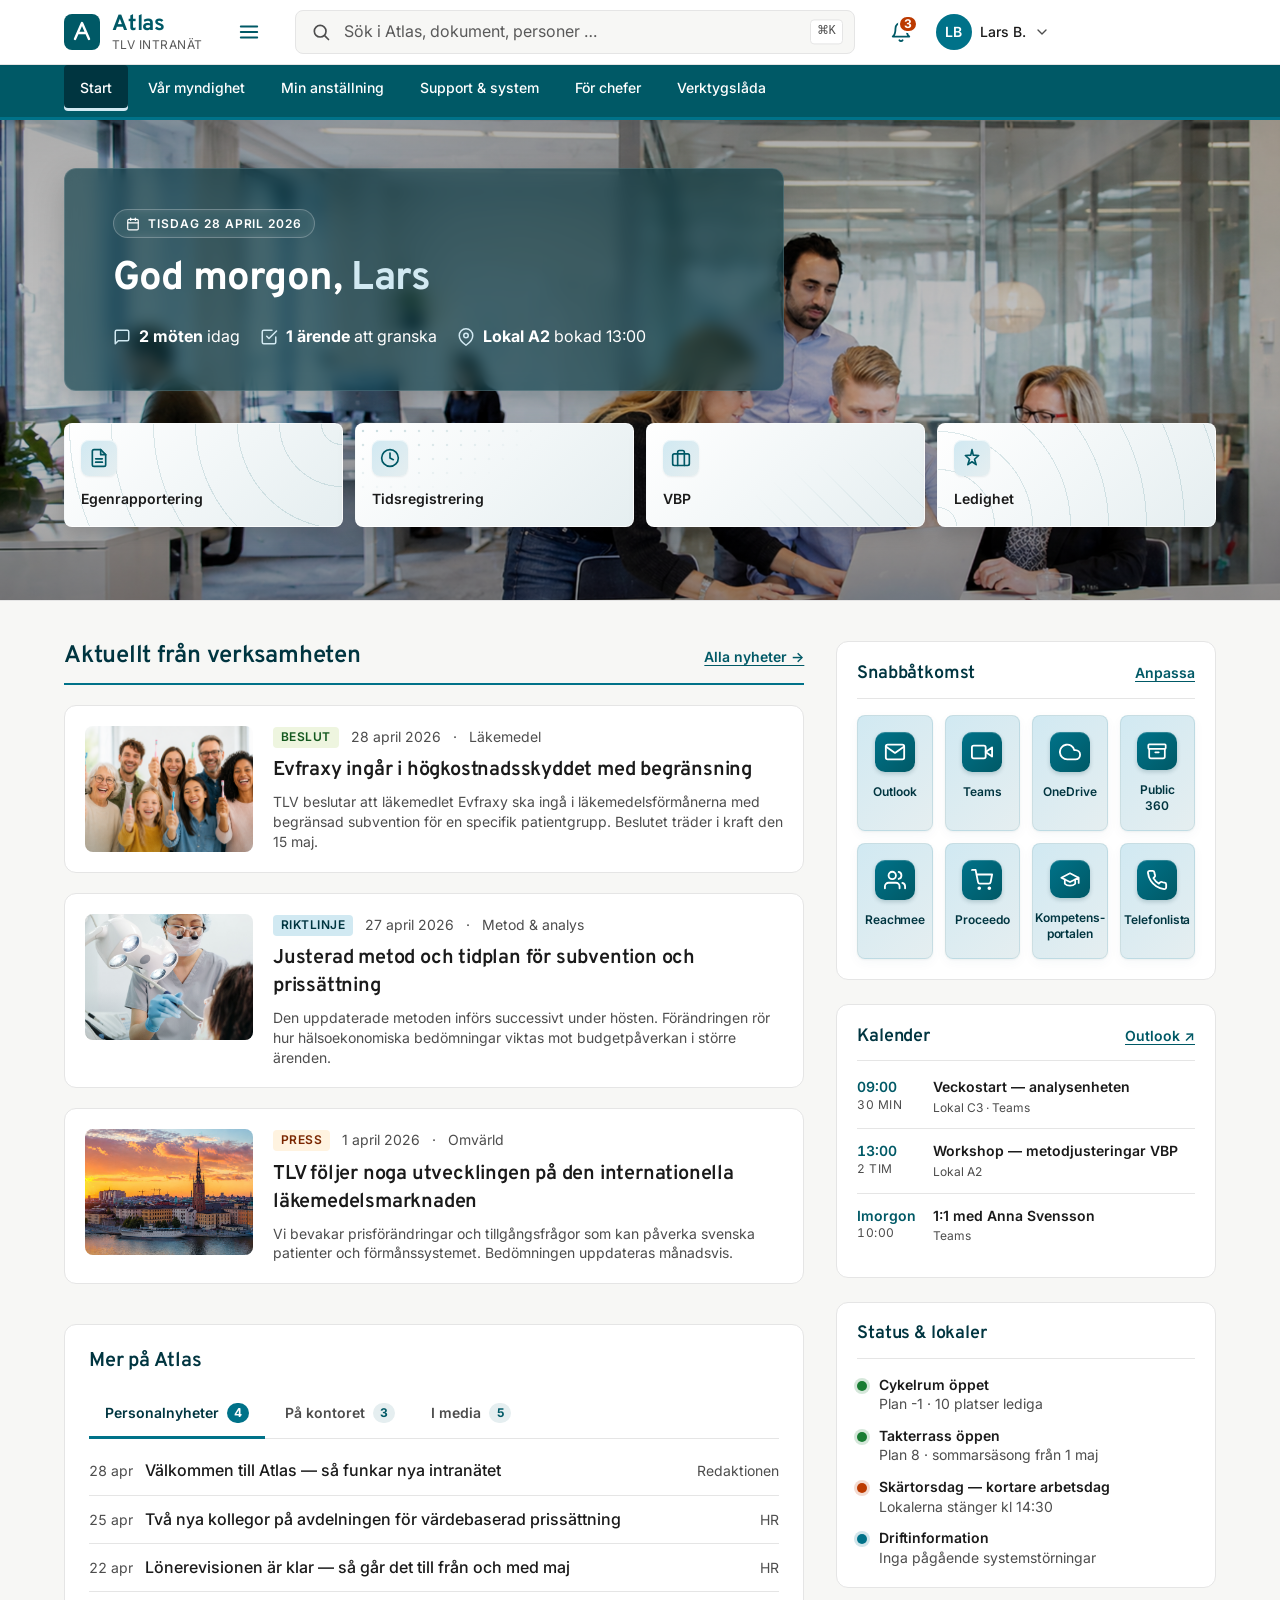
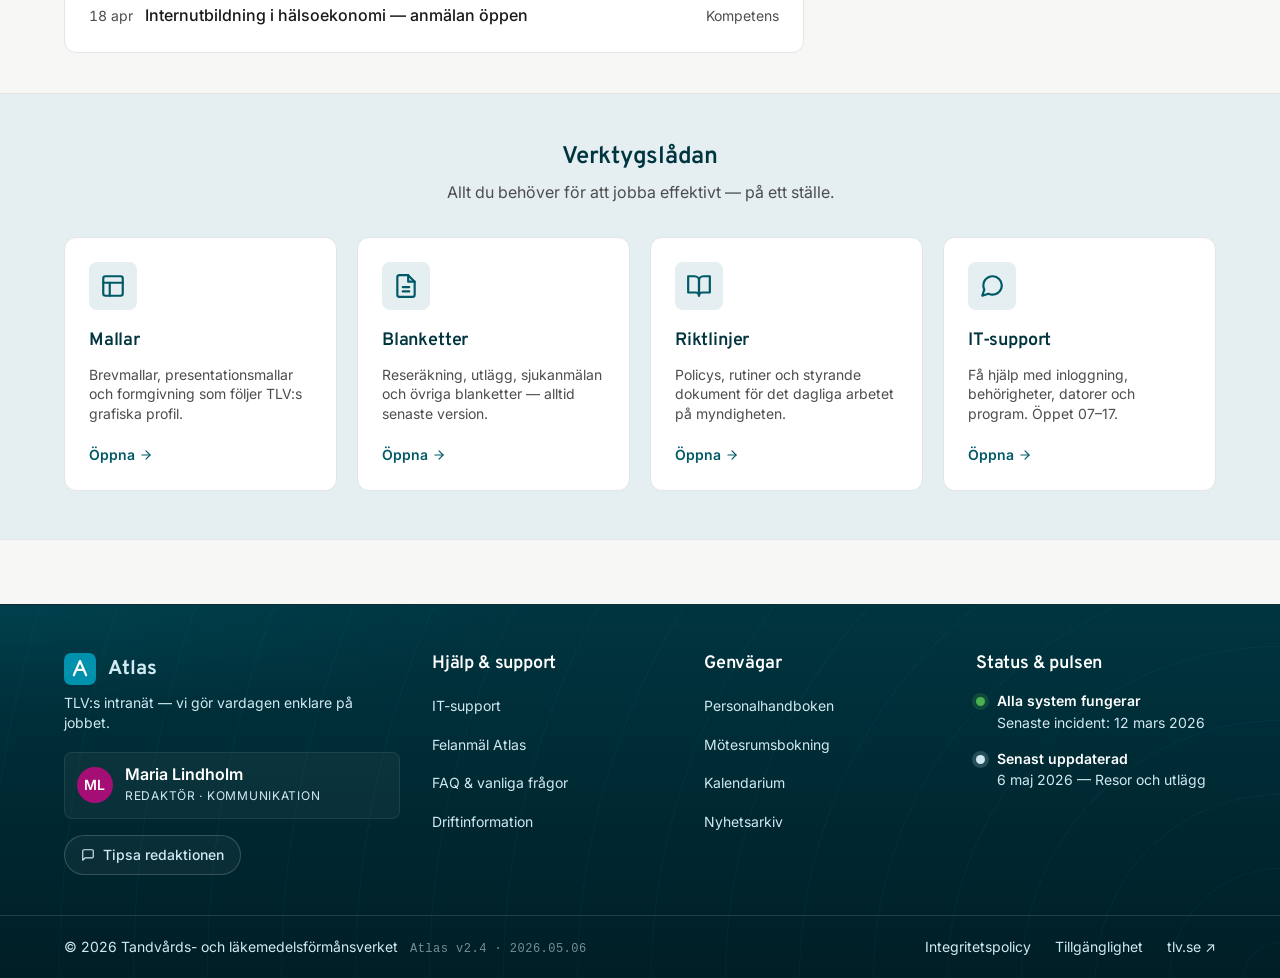
<file: index.html>
<!DOCTYPE html>
<html lang="sv">
<head>
  <meta charset="UTF-8">
  <meta name="viewport" content="width=device-width, initial-scale=1">
  <meta name="description" content="Atlas — TLV:s intranät. Snabb åtkomst till nyheter, system, dokument och praktisk vardagsinfo.">
  <title>Atlas — TLV:s intranät</title>

  <!-- Preconnect till Google Fonts (Inter + Overpass) -->
  <link rel="preconnect" href="https://fonts.googleapis.com">
  <link rel="preconnect" href="https://fonts.gstatic.com" crossorigin>
  <link rel="stylesheet" href="https://fonts.googleapis.com/css2?family=Inter:wght@400;500;600;700&family=Overpass:wght@500;600;700&display=swap">

  <link rel="stylesheet" href="css/tokens.css">
  <link rel="stylesheet" href="css/base.css">
  <link rel="stylesheet" href="css/layout.css">
  <link rel="stylesheet" href="css/components.css">
  <link rel="stylesheet" href="css/pages.css">
  <link rel="stylesheet" href="css/responsive.css">
</head>
<body>

  <!-- Hoppa till innehåll-länk (WCAG 2.4.1) -->
  <a class="skip-link" href="#main">Hoppa till innehåll</a>

  <!-- ====================================================================
       TOPBAR — logga, sök, notiser, profil
       ==================================================================== -->
  <header class="topbar" role="banner">
    <div class="container topbar__inner">

      <a class="topbar__brand" href="index.html" aria-label="Atlas — startsida">
        <svg class="topbar__logo" viewBox="0 0 36 36" aria-hidden="true" focusable="false">
          <rect width="36" height="36" rx="8" fill="#005966"/>
          <path d="M11 25 L18 9 L25 25 M14 19 L22 19" stroke="#ffffff" stroke-width="2.4" stroke-linecap="round" stroke-linejoin="round" fill="none"/>
        </svg>
        <span class="topbar__brand-text">
          Atlas
          <small>TLV intranät</small>
        </span>
      </a>

      <button class="topbar__menu-toggle icon-btn" type="button"
              aria-label="Öppna meny" aria-expanded="false" aria-controls="mainnav">
        <svg viewBox="0 0 24 24" fill="none" stroke="currentColor" stroke-width="2"
             stroke-linecap="round" stroke-linejoin="round" aria-hidden="true">
          <line x1="3" y1="6" x2="21" y2="6"></line>
          <line x1="3" y1="12" x2="21" y2="12"></line>
          <line x1="3" y1="18" x2="21" y2="18"></line>
        </svg>
      </button>

      <form class="topbar__search search" role="search" action="#" method="get">
        <label for="global-search" class="visually-hidden">Sök i Atlas, dokument och personer</label>
        <svg class="search__icon" viewBox="0 0 24 24" fill="none" stroke="currentColor"
             stroke-width="2" stroke-linecap="round" stroke-linejoin="round" aria-hidden="true">
          <circle cx="11" cy="11" r="7"></circle>
          <line x1="21" y1="21" x2="16.65" y2="16.65"></line>
        </svg>
        <input type="search" id="global-search" name="q" class="search__input"
               placeholder="Sök i Atlas, dokument, personer …"
               autocomplete="off">
        <span class="search__hint" aria-hidden="true">⌘K</span>
      </form>

      <div class="topbar__actions">
        <button class="icon-btn" type="button" aria-label="Notiser, 3 olästa">
          <svg viewBox="0 0 24 24" fill="none" stroke="currentColor" stroke-width="2"
               stroke-linecap="round" stroke-linejoin="round" aria-hidden="true">
            <path d="M18 8a6 6 0 0 0-12 0c0 7-3 9-3 9h18s-3-2-3-9"></path>
            <path d="M13.73 21a2 2 0 0 1-3.46 0"></path>
          </svg>
          <span class="icon-btn__badge" aria-hidden="true">3</span>
        </button>

        <button class="profile-btn" type="button" aria-label="Min profil — Lars Bergström" aria-haspopup="menu" aria-expanded="false">
          <span class="avatar avatar--c1" aria-hidden="true">LB</span>
          <span class="profile-btn__name">Lars B.</span>
          <svg class="profile-btn__chevron" viewBox="0 0 24 24" fill="none" stroke="currentColor"
               stroke-width="2" stroke-linecap="round" stroke-linejoin="round" aria-hidden="true">
            <polyline points="6 9 12 15 18 9"></polyline>
          </svg>
        </button>
      </div>

    </div>
  </header>

  <!-- ====================================================================
       MAINNAV
       ==================================================================== -->
  <nav class="mainnav" id="mainnav" aria-label="Huvudnavigering">
    <div class="container">
      <ul class="mainnav__list">
        <li><a class="mainnav__link" href="index.html" aria-current="page">Start</a></li>
        <li><a class="mainnav__link" href="#">Vår myndighet</a></li>
        <li><a class="mainnav__link" href="undersida.html">Min anställning</a></li>
        <li><a class="mainnav__link" href="#">Support &amp; system</a></li>
        <li><a class="mainnav__link" href="#">För chefer</a></li>
        <li><a class="mainnav__link" href="#">Verktygslåda</a></li>
      </ul>
    </div>
  </nav>

  <!-- ====================================================================
       MAIN — startsida
       ==================================================================== -->
  <main id="main" tabindex="-1">

    <!-- ----- Personlig zon ------------------------------------------- -->
    <section class="welcome" aria-labelledby="welcome-heading">
      <div class="container welcome__inner">

        <div class="welcome__intro">
          <p class="welcome__date">
            <svg viewBox="0 0 24 24" fill="none" stroke="currentColor" stroke-width="2"
                 stroke-linecap="round" stroke-linejoin="round" aria-hidden="true">
              <rect x="3" y="4" width="18" height="18" rx="2" ry="2"></rect>
              <line x1="16" y1="2" x2="16" y2="6"></line>
              <line x1="8" y1="2" x2="8" y2="6"></line>
              <line x1="3" y1="10" x2="21" y2="10"></line>
            </svg>
            Tisdag 28 april 2026
          </p>
          <h1 id="welcome-heading" class="welcome__greeting">
            God morgon, <span class="welcome__name">Lars</span>
          </h1>
          <ul class="welcome__context-list" aria-label="Dagens överblick">
            <li>
              <svg viewBox="0 0 24 24" fill="none" stroke="currentColor" stroke-width="2"
                   stroke-linecap="round" stroke-linejoin="round" aria-hidden="true">
                <path d="M21 15a2 2 0 0 1-2 2H7l-4 4V5a2 2 0 0 1 2-2h14a2 2 0 0 1 2 2z"></path>
              </svg>
              <span><strong>2 möten</strong> idag</span>
            </li>
            <li>
              <svg viewBox="0 0 24 24" fill="none" stroke="currentColor" stroke-width="2"
                   stroke-linecap="round" stroke-linejoin="round" aria-hidden="true">
                <path d="M9 11l3 3L22 4"></path>
                <path d="M21 12v7a2 2 0 0 1-2 2H5a2 2 0 0 1-2-2V5a2 2 0 0 1 2-2h11"></path>
              </svg>
              <span><strong>1 ärende</strong> att granska</span>
            </li>
            <li>
              <svg viewBox="0 0 24 24" fill="none" stroke="currentColor" stroke-width="2"
                   stroke-linecap="round" stroke-linejoin="round" aria-hidden="true">
                <path d="M21 10c0 7-9 13-9 13s-9-6-9-13a9 9 0 0 1 18 0z"></path>
                <circle cx="12" cy="10" r="3"></circle>
              </svg>
              <span><strong>Lokal A2</strong> bokad 13:00</span>
            </li>
          </ul>
        </div>

        <ul class="welcome__shortcuts" aria-label="Mina genvägar">
          <li>
            <a class="shortcut" href="#">
              <span class="shortcut__icon">
                <svg viewBox="0 0 24 24" fill="none" stroke="currentColor" stroke-width="2"
                     stroke-linecap="round" stroke-linejoin="round" aria-hidden="true">
                  <path d="M14 2H6a2 2 0 0 0-2 2v16a2 2 0 0 0 2 2h12a2 2 0 0 0 2-2V8z"></path>
                  <polyline points="14 2 14 8 20 8"></polyline>
                  <line x1="16" y1="13" x2="8" y2="13"></line>
                  <line x1="16" y1="17" x2="8" y2="17"></line>
                </svg>
              </span>
              Egenrapportering
            </a>
          </li>
          <li>
            <a class="shortcut" href="#">
              <span class="shortcut__icon">
                <svg viewBox="0 0 24 24" fill="none" stroke="currentColor" stroke-width="2"
                     stroke-linecap="round" stroke-linejoin="round" aria-hidden="true">
                  <circle cx="12" cy="12" r="10"></circle>
                  <polyline points="12 6 12 12 16 14"></polyline>
                </svg>
              </span>
              Tidsregistrering
            </a>
          </li>
          <li>
            <a class="shortcut" href="#">
              <span class="shortcut__icon">
                <svg viewBox="0 0 24 24" fill="none" stroke="currentColor" stroke-width="2"
                     stroke-linecap="round" stroke-linejoin="round" aria-hidden="true">
                  <rect x="2" y="7" width="20" height="14" rx="2" ry="2"></rect>
                  <path d="M16 21V5a2 2 0 0 0-2-2h-4a2 2 0 0 0-2 2v16"></path>
                </svg>
              </span>
              VBP
            </a>
          </li>
          <li>
            <a class="shortcut" href="#">
              <span class="shortcut__icon">
                <svg viewBox="0 0 24 24" fill="none" stroke="currentColor" stroke-width="2"
                     stroke-linecap="round" stroke-linejoin="round" aria-hidden="true">
                  <path d="M12 2 L13.5 8.5 L20 9 L15 13.5 L17 20 L12 16.5 L7 20 L9 13.5 L4 9 L10.5 8.5 Z"></path>
                </svg>
              </span>
              Ledighet
            </a>
          </li>
        </ul>

      </div>
    </section>

    <!-- ----- Huvud-grid: nyheter + sidopanel ------------------------- -->
    <div class="home-main">
      <div class="container home-grid">

        <!-- Vänster: kärnverksamhetsnyheter + sekundära -->
        <div class="home-grid__primary">

          <section class="news-main" aria-labelledby="news-main-h">
            <div class="section-head">
              <h2 id="news-main-h">Aktuellt från verksamheten</h2>
              <a class="section-head__link" href="#">Alla nyheter →</a>
            </div>

            <ol class="news-list">
              <li>
                <article class="news-card">
                  <div class="news-card__media"
                       style="background-image: url('images/glada-tandborste.png');"
                       role="img" aria-label="Människor i olika åldrar håller upp tandborstar"></div>
                  <div class="news-card__body">
                    <div class="news-card__meta">
                      <span class="badge badge--decision">Beslut</span>
                      <time datetime="2026-04-28">28 april 2026</time>
                      <span aria-hidden="true">·</span>
                      <span>Läkemedel</span>
                    </div>
                    <h3 class="news-card__title">
                      <a href="#">Evfraxy ingår i högkostnadsskyddet med begränsning</a>
                    </h3>
                    <p class="news-card__excerpt">
                      TLV beslutar att läkemedlet Evfraxy ska ingå i läkemedelsförmånerna med begränsad subvention för en specifik patientgrupp. Beslutet träder i kraft den 15 maj.
                    </p>
                  </div>
                </article>
              </li>

              <li>
                <article class="news-card">
                  <div class="news-card__media"
                       style="background-image: url('images/tandlakare-patient.png');"
                       role="img" aria-label="Tandläkare i undersökningssituation med patient"></div>
                  <div class="news-card__body">
                    <div class="news-card__meta">
                      <span class="badge badge--info">Riktlinje</span>
                      <time datetime="2026-04-27">27 april 2026</time>
                      <span aria-hidden="true">·</span>
                      <span>Metod &amp; analys</span>
                    </div>
                    <h3 class="news-card__title">
                      <a href="#">Justerad metod och tidplan för subvention och prissättning</a>
                    </h3>
                    <p class="news-card__excerpt">
                      Den uppdaterade metoden införs successivt under hösten. Förändringen rör hur hälsoekonomiska bedömningar viktas mot budgetpåverkan i större ärenden.
                    </p>
                  </div>
                </article>
              </li>

              <li>
                <article class="news-card">
                  <div class="news-card__media"
                       style="background-image: url('images/stockholm-skyline.png');"
                       role="img" aria-label="Stockholms innerstad i solnedgång över vattnet"></div>
                  <div class="news-card__body">
                    <div class="news-card__meta">
                      <span class="badge badge--press">Press</span>
                      <time datetime="2026-04-01">1 april 2026</time>
                      <span aria-hidden="true">·</span>
                      <span>Omvärld</span>
                    </div>
                    <h3 class="news-card__title">
                      <a href="#">TLV följer noga utvecklingen på den internationella läkemedelsmarknaden</a>
                    </h3>
                    <p class="news-card__excerpt">
                      Vi bevakar prisförändringar och tillgångsfrågor som kan påverka svenska patienter och förmånssystemet. Bedömningen uppdateras månadsvis.
                    </p>
                  </div>
                </article>
              </li>
            </ol>
          </section>

          <section class="news-secondary" aria-labelledby="news-sec-h">
            <h2 id="news-sec-h">Mer på Atlas</h2>

            <div class="tabs" role="tablist" aria-label="Sekundära nyheter">
              <button id="tab-personal" class="tab" role="tab"
                      aria-selected="true" aria-controls="panel-personal" tabindex="0">
                Personalnyheter
                <span class="tab__count" aria-hidden="true">4</span>
              </button>
              <button id="tab-office" class="tab" role="tab"
                      aria-selected="false" aria-controls="panel-office" tabindex="-1">
                På kontoret
                <span class="tab__count" aria-hidden="true">3</span>
              </button>
              <button id="tab-media" class="tab" role="tab"
                      aria-selected="false" aria-controls="panel-media" tabindex="-1">
                I media
                <span class="tab__count" aria-hidden="true">5</span>
              </button>
            </div>

            <div id="panel-personal" class="tab-panel" data-active="true"
                 role="tabpanel" aria-labelledby="tab-personal">
              <ul class="compact-list">
                <li>
                  <a href="#">
                    <time class="compact-list__date" datetime="2026-04-28">28 apr</time>
                    <span class="compact-list__title">Välkommen till Atlas — så funkar nya intranätet</span>
                    <span class="compact-list__author">Redaktionen</span>
                  </a>
                </li>
                <li>
                  <a href="#">
                    <time class="compact-list__date" datetime="2026-04-25">25 apr</time>
                    <span class="compact-list__title">Två nya kollegor på avdelningen för värdebaserad prissättning</span>
                    <span class="compact-list__author">HR</span>
                  </a>
                </li>
                <li>
                  <a href="#">
                    <time class="compact-list__date" datetime="2026-04-22">22 apr</time>
                    <span class="compact-list__title">Lönerevisionen är klar — så går det till från och med maj</span>
                    <span class="compact-list__author">HR</span>
                  </a>
                </li>
                <li>
                  <a href="#">
                    <time class="compact-list__date" datetime="2026-04-18">18 apr</time>
                    <span class="compact-list__title">Internutbildning i hälsoekonomi — anmälan öppen</span>
                    <span class="compact-list__author">Kompetens</span>
                  </a>
                </li>
              </ul>
            </div>

            <div id="panel-office" class="tab-panel" data-active="false"
                 role="tabpanel" aria-labelledby="tab-office" hidden>
              <ul class="compact-list">
                <li>
                  <a href="#">
                    <time class="compact-list__date" datetime="2026-04-26">26 apr</time>
                    <span class="compact-list__title">Servicedesk flyttar till plan 6 från och med vecka 19</span>
                    <span class="compact-list__author">Lokaler</span>
                  </a>
                </li>
                <li>
                  <a href="#">
                    <time class="compact-list__date" datetime="2026-04-23">23 apr</time>
                    <span class="compact-list__title">Nya rutiner för bokning av konferensrum</span>
                    <span class="compact-list__author">Service</span>
                  </a>
                </li>
                <li>
                  <a href="#">
                    <time class="compact-list__date" datetime="2026-04-19">19 apr</time>
                    <span class="compact-list__title">Cyklingens dag på TLV — gratis service den 14 maj</span>
                    <span class="compact-list__author">Personalförening</span>
                  </a>
                </li>
              </ul>
            </div>

            <div id="panel-media" class="tab-panel" data-active="false"
                 role="tabpanel" aria-labelledby="tab-media" hidden>
              <ul class="compact-list">
                <li>
                  <a href="#">
                    <time class="compact-list__date" datetime="2026-04-27">27 apr</time>
                    <span class="compact-list__title">DN: TLV varslar om ökad kontroll av prissättningar</span>
                    <span class="compact-list__author">Dagens Nyheter</span>
                  </a>
                </li>
                <li>
                  <a href="#">
                    <time class="compact-list__date" datetime="2026-04-26">26 apr</time>
                    <span class="compact-list__title">SR Ekot: Nya rutiner kring högkostnadsskyddet</span>
                    <span class="compact-list__author">Sveriges Radio</span>
                  </a>
                </li>
                <li>
                  <a href="#">
                    <time class="compact-list__date" datetime="2026-04-24">24 apr</time>
                    <span class="compact-list__title">Läkartidningen: Hälsoekonomi i fokus när TLV får ny GD</span>
                    <span class="compact-list__author">Läkartidningen</span>
                  </a>
                </li>
                <li>
                  <a href="#">
                    <time class="compact-list__date" datetime="2026-04-22">22 apr</time>
                    <span class="compact-list__title">SVT: Tandvårdens prislista uppdateras inför sommaren</span>
                    <span class="compact-list__author">SVT Nyheter</span>
                  </a>
                </li>
                <li>
                  <a href="#">
                    <time class="compact-list__date" datetime="2026-04-20">20 apr</time>
                    <span class="compact-list__title">Dagens Medicin: Förmånsbeslut väcker debatt</span>
                    <span class="compact-list__author">Dagens Medicin</span>
                  </a>
                </li>
              </ul>
            </div>
          </section>

        </div>

        <!-- Höger: sidopanel -->
        <aside class="sidebar" aria-label="Sidopanel">

          <section class="widget" aria-labelledby="quick-h">
            <div class="widget__head">
              <h2 id="quick-h">Snabbåtkomst</h2>
              <a href="#">Anpassa</a>
            </div>
            <ul class="quicklinks">
              <li><a href="#" title="Outlook — mejl och kalender">
                <svg viewBox="0 0 24 24" fill="none" stroke="currentColor" stroke-width="2" stroke-linecap="round" stroke-linejoin="round" aria-hidden="true"><path d="M4 4h16c1.1 0 2 .9 2 2v12c0 1.1-.9 2-2 2H4c-1.1 0-2-.9-2-2V6c0-1.1.9-2 2-2z"></path><polyline points="22,6 12,13 2,6"></polyline></svg>
                Outlook
              </a></li>
              <li><a href="#" title="Teams — möten och chat">
                <svg viewBox="0 0 24 24" fill="none" stroke="currentColor" stroke-width="2" stroke-linecap="round" stroke-linejoin="round" aria-hidden="true"><path d="M23 7l-7 5 7 5V7z"></path><rect x="1" y="5" width="15" height="14" rx="2" ry="2"></rect></svg>
                Teams
              </a></li>
              <li><a href="#" title="OneDrive — filer och samarbete">
                <svg viewBox="0 0 24 24" fill="none" stroke="currentColor" stroke-width="2" stroke-linecap="round" stroke-linejoin="round" aria-hidden="true"><path d="M18 10h-1.26A8 8 0 1 0 9 20h9a5 5 0 0 0 0-10z"></path></svg>
                OneDrive
              </a></li>
              <li><a href="#" title="Public 360 — diarie &amp; ärendehantering">
                <svg viewBox="0 0 24 24" fill="none" stroke="currentColor" stroke-width="2" stroke-linecap="round" stroke-linejoin="round" aria-hidden="true"><rect x="2" y="4" width="20" height="5" rx="1"></rect><path d="M3 9v9a2 2 0 0 0 2 2h14a2 2 0 0 0 2-2V9"></path><line x1="10" y1="13" x2="14" y2="13"></line></svg>
                Public 360
              </a></li>
              <li><a href="#" title="Reachmee — rekrytering">
                <svg viewBox="0 0 24 24" fill="none" stroke="currentColor" stroke-width="2" stroke-linecap="round" stroke-linejoin="round" aria-hidden="true"><path d="M17 21v-2a4 4 0 0 0-4-4H5a4 4 0 0 0-4 4v2"></path><circle cx="9" cy="7" r="4"></circle><path d="M23 21v-2a4 4 0 0 0-3-3.87"></path><path d="M16 3.13a4 4 0 0 1 0 7.75"></path></svg>
                Reachmee
              </a></li>
              <li><a href="#" title="Proceedo — faktura &amp; inköp">
                <svg viewBox="0 0 24 24" fill="none" stroke="currentColor" stroke-width="2" stroke-linecap="round" stroke-linejoin="round" aria-hidden="true"><circle cx="9" cy="21" r="1"></circle><circle cx="20" cy="21" r="1"></circle><path d="M1 1h4l2.68 13.39a2 2 0 0 0 2 1.61h9.72a2 2 0 0 0 2-1.61L23 6H6"></path></svg>
                Proceedo
              </a></li>
              <li><a href="#" title="Kompetensportalen — utbildning">
                <svg viewBox="0 0 24 24" fill="none" stroke="currentColor" stroke-width="2" stroke-linecap="round" stroke-linejoin="round" aria-hidden="true"><path d="M22 10v6M2 10l10-5 10 5-10 5z"></path><path d="M6 12v5c3 3 9 3 12 0v-5"></path></svg>
                Kompetens­portalen
              </a></li>
              <li><a href="#" title="Telefonlista — kollegor och växel">
                <svg viewBox="0 0 24 24" fill="none" stroke="currentColor" stroke-width="2" stroke-linecap="round" stroke-linejoin="round" aria-hidden="true"><path d="M22 16.92v3a2 2 0 0 1-2.18 2 19.79 19.79 0 0 1-8.63-3.07 19.5 19.5 0 0 1-6-6 19.79 19.79 0 0 1-3.07-8.67A2 2 0 0 1 4.11 2h3a2 2 0 0 1 2 1.72c.13.96.37 1.9.72 2.81a2 2 0 0 1-.45 2.11L8.09 9.91a16 16 0 0 0 6 6l1.27-1.27a2 2 0 0 1 2.11-.45c.91.35 1.85.59 2.81.72A2 2 0 0 1 22 16.92z"></path></svg>
                Telefonlista
              </a></li>
            </ul>
          </section>

          <section class="widget" aria-labelledby="cal-h">
            <div class="widget__head">
              <h2 id="cal-h">Kalender</h2>
              <a href="#">Outlook ↗</a>
            </div>
            <ul class="calendar-list">
              <li>
                <span class="calendar-list__time">
                  09:00
                  <small>30 min</small>
                </span>
                <span class="calendar-list__event">
                  <span class="calendar-list__title">Veckostart — analysenheten</span>
                  <span class="calendar-list__loc">Lokal C3 · Teams</span>
                </span>
              </li>
              <li>
                <span class="calendar-list__time">
                  13:00
                  <small>2 tim</small>
                </span>
                <span class="calendar-list__event">
                  <span class="calendar-list__title">Workshop — metodjusteringar VBP</span>
                  <span class="calendar-list__loc">Lokal A2</span>
                </span>
              </li>
              <li>
                <span class="calendar-list__time">
                  Imorgon
                  <small>10:00</small>
                </span>
                <span class="calendar-list__event">
                  <span class="calendar-list__title">1:1 med Anna Svensson</span>
                  <span class="calendar-list__loc">Teams</span>
                </span>
              </li>
            </ul>
          </section>

          <section class="widget" aria-labelledby="status-h">
            <div class="widget__head">
              <h2 id="status-h">Status &amp; lokaler</h2>
            </div>
            <ul class="status-list">
              <li>
                <span class="status-dot" aria-hidden="true"></span>
                <span>
                  <span class="status-list__label">Cykelrum öppet</span>
                  <span class="status-list__detail">Plan -1 · 10 platser lediga</span>
                </span>
              </li>
              <li>
                <span class="status-dot" aria-hidden="true"></span>
                <span>
                  <span class="status-list__label">Takterrass öppen</span>
                  <span class="status-list__detail">Plan 8 · sommarsäsong från 1 maj</span>
                </span>
              </li>
              <li>
                <span class="status-dot status-dot--warning" aria-hidden="true"></span>
                <span>
                  <span class="status-list__label">Skärtorsdag — kortare arbetsdag</span>
                  <span class="status-list__detail">Lokalerna stänger kl 14:30</span>
                </span>
              </li>
              <li>
                <span class="status-dot status-dot--info" aria-hidden="true"></span>
                <span>
                  <span class="status-list__label">Driftinformation</span>
                  <span class="status-list__detail">Inga pågående systemstörningar</span>
                </span>
              </li>
            </ul>
          </section>

        </aside>

      </div>
    </div>

    <!-- ----- Verktygslåda (full bredd) ------------------------------- -->
    <section class="toolbox" aria-labelledby="toolbox-h">
      <div class="container">
        <header class="toolbox__head">
          <h2 id="toolbox-h">Verktygslådan</h2>
          <p>Allt du behöver för att jobba effektivt — på ett ställe.</p>
        </header>

        <div class="toolbox__grid">
          <a class="tool-card" href="#">
            <span class="tool-card__icon">
              <svg viewBox="0 0 24 24" fill="none" stroke="currentColor" stroke-width="2"
                   stroke-linecap="round" stroke-linejoin="round" aria-hidden="true">
                <rect x="3" y="3" width="18" height="18" rx="2" ry="2"></rect>
                <line x1="3" y1="9" x2="21" y2="9"></line>
                <line x1="9" y1="21" x2="9" y2="9"></line>
              </svg>
            </span>
            <h3>Mallar</h3>
            <p>Brevmallar, presentationsmallar och formgivning som följer TLV:s grafiska profil.</p>
            <span class="tool-card__cta">
              Öppna
              <svg viewBox="0 0 24 24" fill="none" stroke="currentColor" stroke-width="2"
                   stroke-linecap="round" stroke-linejoin="round" aria-hidden="true">
                <line x1="5" y1="12" x2="19" y2="12"></line>
                <polyline points="12 5 19 12 12 19"></polyline>
              </svg>
            </span>
          </a>

          <a class="tool-card" href="#">
            <span class="tool-card__icon">
              <svg viewBox="0 0 24 24" fill="none" stroke="currentColor" stroke-width="2"
                   stroke-linecap="round" stroke-linejoin="round" aria-hidden="true">
                <path d="M14 2H6a2 2 0 0 0-2 2v16a2 2 0 0 0 2 2h12a2 2 0 0 0 2-2V8z"></path>
                <polyline points="14 2 14 8 20 8"></polyline>
                <line x1="9" y1="13" x2="15" y2="13"></line>
                <line x1="9" y1="17" x2="15" y2="17"></line>
              </svg>
            </span>
            <h3>Blanketter</h3>
            <p>Reseräkning, utlägg, sjukanmälan och övriga blanketter — alltid senaste version.</p>
            <span class="tool-card__cta">
              Öppna
              <svg viewBox="0 0 24 24" fill="none" stroke="currentColor" stroke-width="2"
                   stroke-linecap="round" stroke-linejoin="round" aria-hidden="true">
                <line x1="5" y1="12" x2="19" y2="12"></line>
                <polyline points="12 5 19 12 12 19"></polyline>
              </svg>
            </span>
          </a>

          <a class="tool-card" href="#">
            <span class="tool-card__icon">
              <svg viewBox="0 0 24 24" fill="none" stroke="currentColor" stroke-width="2"
                   stroke-linecap="round" stroke-linejoin="round" aria-hidden="true">
                <path d="M2 3h6a4 4 0 0 1 4 4v14a3 3 0 0 0-3-3H2z"></path>
                <path d="M22 3h-6a4 4 0 0 0-4 4v14a3 3 0 0 1 3-3h7z"></path>
              </svg>
            </span>
            <h3>Riktlinjer</h3>
            <p>Policys, rutiner och styrande dokument för det dagliga arbetet på myndigheten.</p>
            <span class="tool-card__cta">
              Öppna
              <svg viewBox="0 0 24 24" fill="none" stroke="currentColor" stroke-width="2"
                   stroke-linecap="round" stroke-linejoin="round" aria-hidden="true">
                <line x1="5" y1="12" x2="19" y2="12"></line>
                <polyline points="12 5 19 12 12 19"></polyline>
              </svg>
            </span>
          </a>

          <a class="tool-card" href="#">
            <span class="tool-card__icon">
              <svg viewBox="0 0 24 24" fill="none" stroke="currentColor" stroke-width="2"
                   stroke-linecap="round" stroke-linejoin="round" aria-hidden="true">
                <path d="M21 11.5a8.38 8.38 0 0 1-.9 3.8 8.5 8.5 0 0 1-7.6 4.7 8.38 8.38 0 0 1-3.8-.9L3 21l1.9-5.7a8.38 8.38 0 0 1-.9-3.8 8.5 8.5 0 0 1 4.7-7.6 8.38 8.38 0 0 1 3.8-.9h.5a8.48 8.48 0 0 1 8 8v.5z"></path>
              </svg>
            </span>
            <h3>IT-support</h3>
            <p>Få hjälp med inloggning, behörigheter, datorer och program. Öppet 07–17.</p>
            <span class="tool-card__cta">
              Öppna
              <svg viewBox="0 0 24 24" fill="none" stroke="currentColor" stroke-width="2"
                   stroke-linecap="round" stroke-linejoin="round" aria-hidden="true">
                <line x1="5" y1="12" x2="19" y2="12"></line>
                <polyline points="12 5 19 12 12 19"></polyline>
              </svg>
            </span>
          </a>
        </div>
      </div>
    </section>

  </main>

  <!-- ====================================================================
       SIDFOT
       ==================================================================== -->
  <footer class="sitefoot" role="contentinfo">
    <div class="sitefoot__top">
      <div class="container sitefoot__grid">

        <!-- Kolumn 1 — Atlas-redaktionen -->
        <div class="sitefoot__col">
          <a class="sitefoot__brand" href="index.html">
            <svg viewBox="0 0 36 36" aria-hidden="true" focusable="false">
              <rect width="36" height="36" rx="8" fill="#0091ac"/>
              <path d="M11 25 L18 9 L25 25 M14 19 L22 19" stroke="#ffffff" stroke-width="2.4" stroke-linecap="round" stroke-linejoin="round" fill="none"/>
            </svg>
            Atlas
          </a>
          <p class="sitefoot__tagline">TLV:s intranät — vi gör vardagen enklare på jobbet.</p>

          <div class="sitefoot__editor">
            <span class="avatar avatar--c3" aria-hidden="true">ML</span>
            <div class="sitefoot__editor-info">
              <span class="sitefoot__editor-name">Maria Lindholm</span>
              <span class="sitefoot__editor-role">Redaktör · Kommunikation</span>
            </div>
          </div>

          <a class="sitefoot__tip" href="mailto:redaktionen@tlv.se">
            <svg viewBox="0 0 24 24" fill="none" stroke="currentColor" stroke-width="2"
                 stroke-linecap="round" stroke-linejoin="round" aria-hidden="true">
              <path d="M21 15a2 2 0 0 1-2 2H7l-4 4V5a2 2 0 0 1 2-2h14a2 2 0 0 1 2 2z"></path>
            </svg>
            Tipsa redaktionen
          </a>
        </div>

        <!-- Kolumn 2 — Hjälp & support -->
        <nav class="sitefoot__col" aria-label="Hjälp och support">
          <h2>Hjälp &amp; support</h2>
          <ul class="sitefoot__list">
            <li><a href="#">IT-support</a></li>
            <li><a href="#">Felanmäl Atlas</a></li>
            <li><a href="#">FAQ &amp; vanliga frågor</a></li>
            <li><a href="#">Driftinformation</a></li>
          </ul>
        </nav>

        <!-- Kolumn 3 — Genvägar (unika, ej redundanta) -->
        <nav class="sitefoot__col" aria-label="Genvägar">
          <h2>Genvägar</h2>
          <ul class="sitefoot__list">
            <li><a href="#">Personalhandboken</a></li>
            <li><a href="#">Mötesrumsbokning</a></li>
            <li><a href="#">Kalendarium</a></li>
            <li><a href="#">Nyhetsarkiv</a></li>
          </ul>
        </nav>

        <!-- Kolumn 4 — Status & pulsen -->
        <div class="sitefoot__col" aria-labelledby="foot-status-h">
          <h2 id="foot-status-h">Status &amp; pulsen</h2>
          <ul class="sitefoot__status">
            <li>
              <span class="sitefoot__status-dot sitefoot__status-dot--pulse" aria-hidden="true"></span>
              <span>
                <strong>Alla system fungerar</strong>
                Senaste incident: 12 mars 2026
              </span>
            </li>
            <li>
              <span class="sitefoot__status-dot sitefoot__status-dot--info" aria-hidden="true"></span>
              <span>
                <strong>Senast uppdaterad</strong>
                <time datetime="2026-05-06">6 maj 2026</time> — Resor och utlägg
              </span>
            </li>
          </ul>
        </div>

      </div>
    </div>

    <div class="sitefoot__bottom">
      <div class="container sitefoot__bottom-inner">
        <div class="sitefoot__copyright">
          <span>© 2026 Tandvårds- och läkemedelsförmånsverket</span>
          <span class="sitefoot__build">Atlas v2.4 · 2026.05.06</span>
        </div>
        <ul class="sitefoot__legal">
          <li><a href="#">Integritetspolicy</a></li>
          <li><a href="#">Tillgänglighet</a></li>
          <li><a href="https://www.tlv.se">tlv.se ↗</a></li>
        </ul>
      </div>
    </div>
  </footer>

  <script src="js/main.js" defer></script>
</body>
</html>
</file>
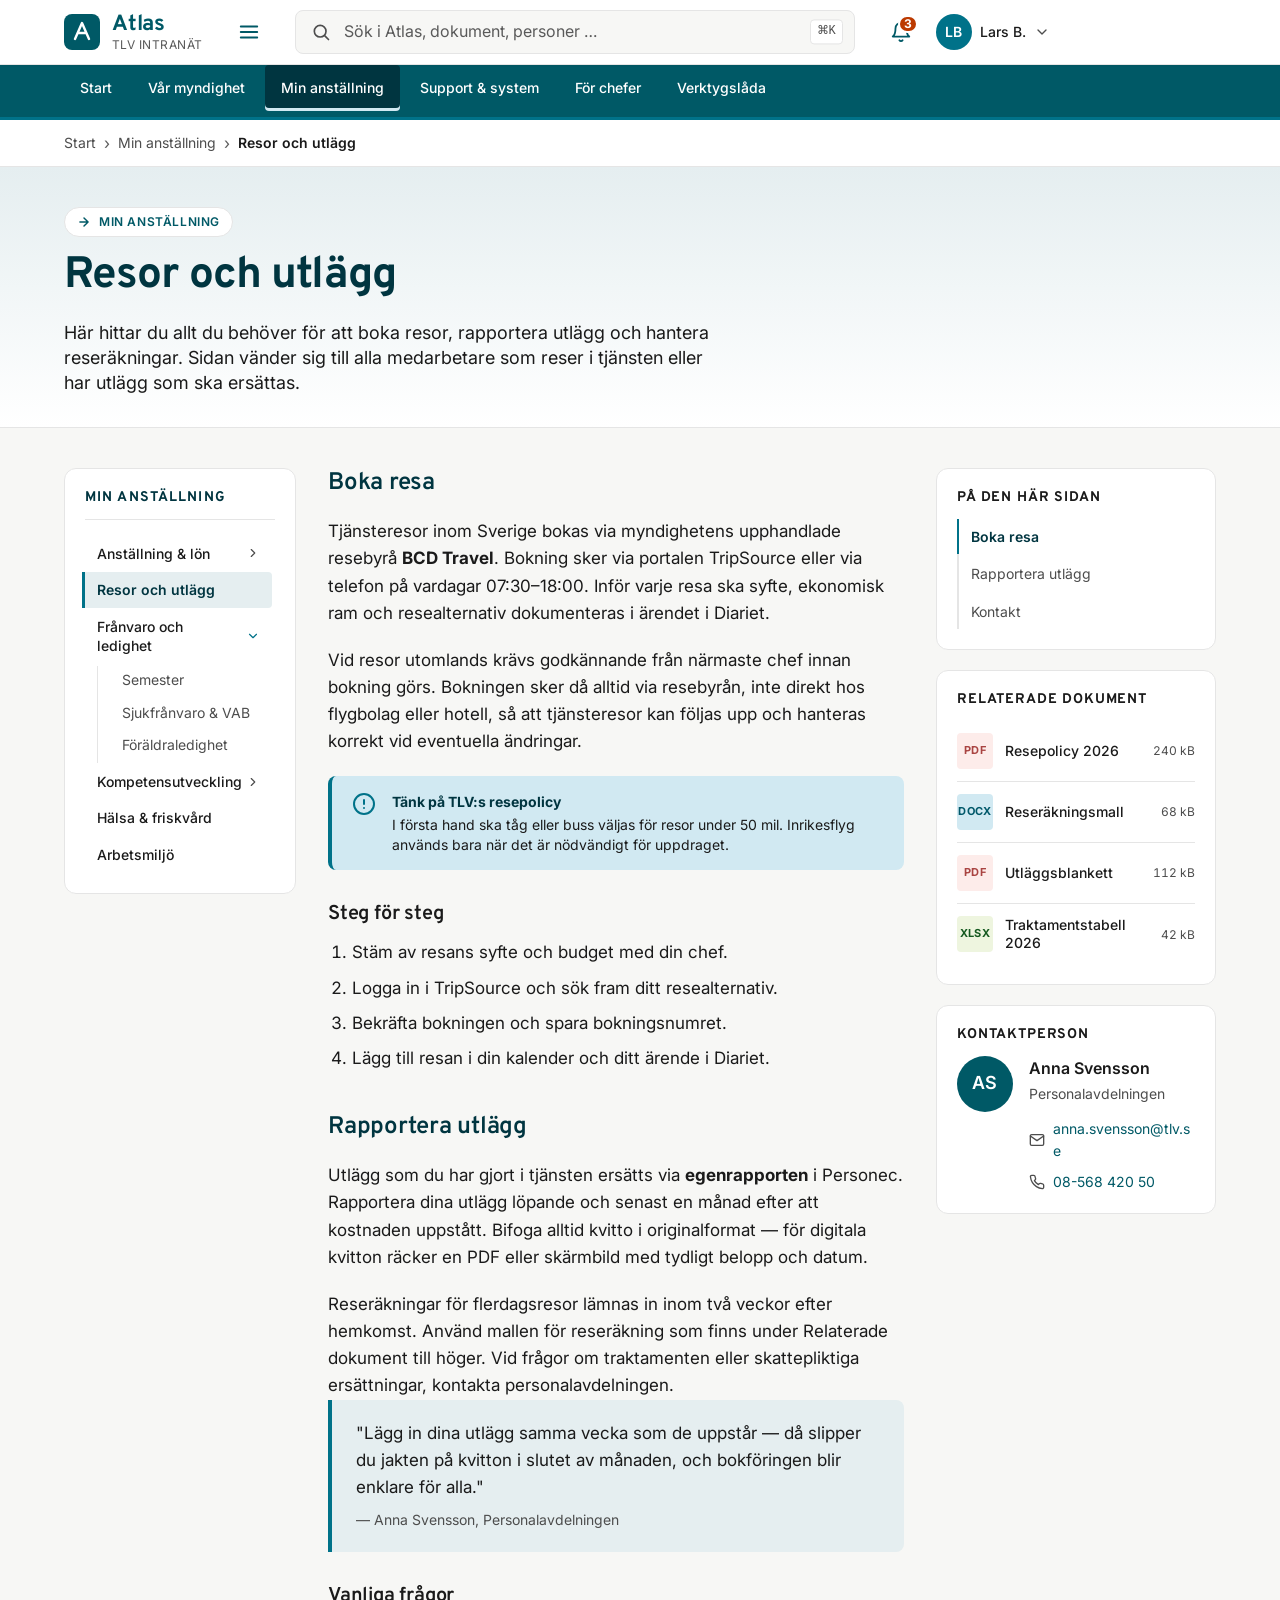
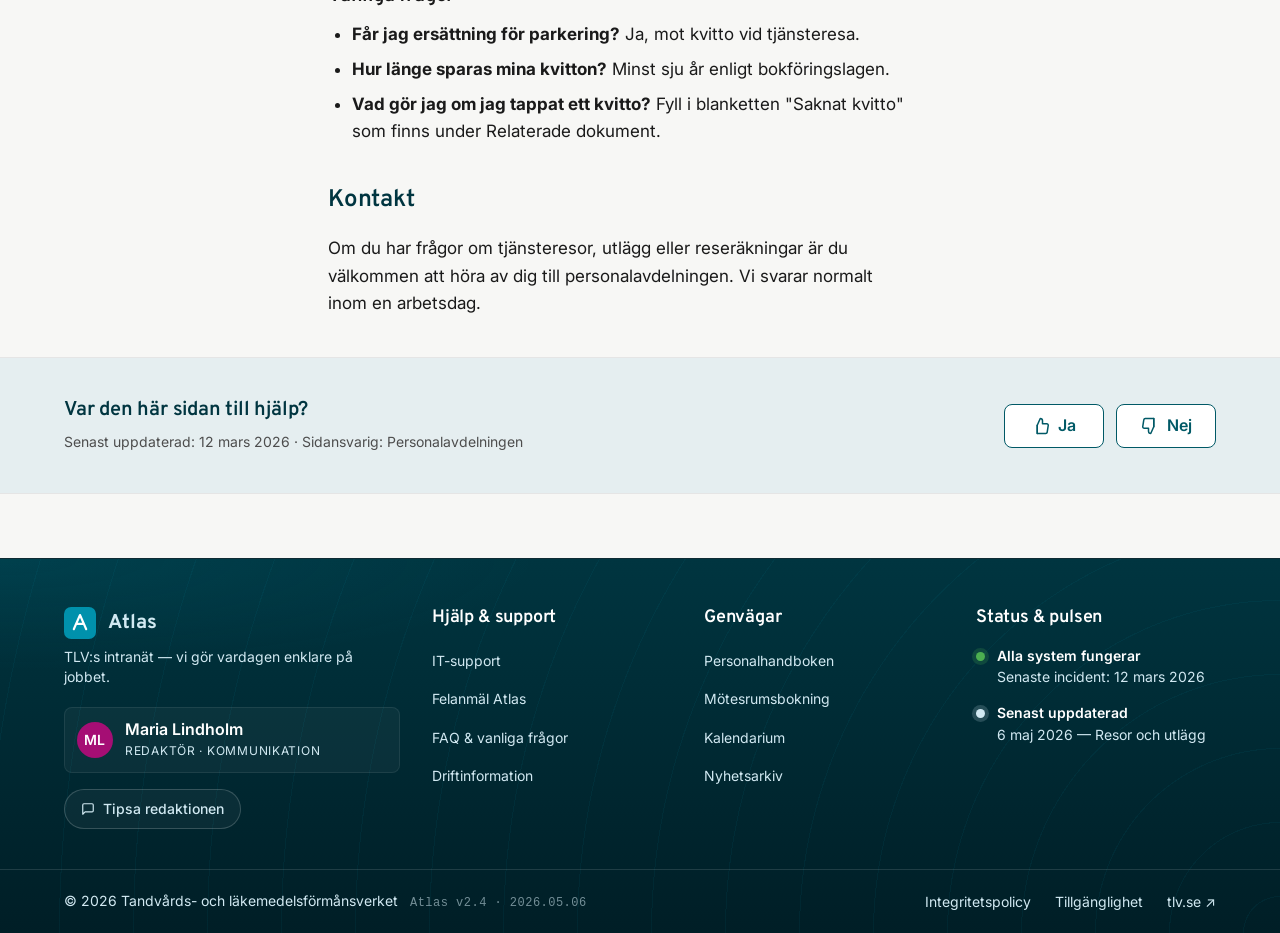
<file: undersida.html>
<!DOCTYPE html>
<html lang="sv">
<head>
  <meta charset="UTF-8">
  <meta name="viewport" content="width=device-width, initial-scale=1">
  <meta name="description" content="Resor och utlägg — boka resa, rapportera utlägg och hantera reseräkningar i Atlas, TLV:s intranät.">
  <title>Resor och utlägg — Atlas</title>

  <link rel="preconnect" href="https://fonts.googleapis.com">
  <link rel="preconnect" href="https://fonts.gstatic.com" crossorigin>
  <link rel="stylesheet" href="https://fonts.googleapis.com/css2?family=Inter:wght@400;500;600;700&family=Overpass:wght@500;600;700&display=swap">

  <link rel="stylesheet" href="css/tokens.css">
  <link rel="stylesheet" href="css/base.css">
  <link rel="stylesheet" href="css/layout.css">
  <link rel="stylesheet" href="css/components.css">
  <link rel="stylesheet" href="css/pages.css">
  <link rel="stylesheet" href="css/responsive.css">
</head>
<body>

  <a class="skip-link" href="#main">Hoppa till innehåll</a>

  <!-- ====================================================================
       TOPBAR
       ==================================================================== -->
  <header class="topbar" role="banner">
    <div class="container topbar__inner">

      <a class="topbar__brand" href="index.html" aria-label="Atlas — startsida">
        <svg class="topbar__logo" viewBox="0 0 36 36" aria-hidden="true" focusable="false">
          <rect width="36" height="36" rx="8" fill="#005966"/>
          <path d="M11 25 L18 9 L25 25 M14 19 L22 19" stroke="#ffffff" stroke-width="2.4" stroke-linecap="round" stroke-linejoin="round" fill="none"/>
        </svg>
        <span class="topbar__brand-text">
          Atlas
          <small>TLV intranät</small>
        </span>
      </a>

      <button class="topbar__menu-toggle icon-btn" type="button"
              aria-label="Öppna meny" aria-expanded="false" aria-controls="mainnav">
        <svg viewBox="0 0 24 24" fill="none" stroke="currentColor" stroke-width="2"
             stroke-linecap="round" stroke-linejoin="round" aria-hidden="true">
          <line x1="3" y1="6" x2="21" y2="6"></line>
          <line x1="3" y1="12" x2="21" y2="12"></line>
          <line x1="3" y1="18" x2="21" y2="18"></line>
        </svg>
      </button>

      <form class="topbar__search search" role="search" action="#" method="get">
        <label for="global-search" class="visually-hidden">Sök i Atlas, dokument och personer</label>
        <svg class="search__icon" viewBox="0 0 24 24" fill="none" stroke="currentColor"
             stroke-width="2" stroke-linecap="round" stroke-linejoin="round" aria-hidden="true">
          <circle cx="11" cy="11" r="7"></circle>
          <line x1="21" y1="21" x2="16.65" y2="16.65"></line>
        </svg>
        <input type="search" id="global-search" name="q" class="search__input"
               placeholder="Sök i Atlas, dokument, personer …"
               autocomplete="off">
        <span class="search__hint" aria-hidden="true">⌘K</span>
      </form>

      <div class="topbar__actions">
        <button class="icon-btn" type="button" aria-label="Notiser, 3 olästa">
          <svg viewBox="0 0 24 24" fill="none" stroke="currentColor" stroke-width="2"
               stroke-linecap="round" stroke-linejoin="round" aria-hidden="true">
            <path d="M18 8a6 6 0 0 0-12 0c0 7-3 9-3 9h18s-3-2-3-9"></path>
            <path d="M13.73 21a2 2 0 0 1-3.46 0"></path>
          </svg>
          <span class="icon-btn__badge" aria-hidden="true">3</span>
        </button>

        <button class="profile-btn" type="button" aria-label="Min profil — Lars Bergström" aria-haspopup="menu" aria-expanded="false">
          <span class="avatar avatar--c1" aria-hidden="true">LB</span>
          <span class="profile-btn__name">Lars B.</span>
          <svg class="profile-btn__chevron" viewBox="0 0 24 24" fill="none" stroke="currentColor"
               stroke-width="2" stroke-linecap="round" stroke-linejoin="round" aria-hidden="true">
            <polyline points="6 9 12 15 18 9"></polyline>
          </svg>
        </button>
      </div>

    </div>
  </header>

  <!-- ====================================================================
       MAINNAV — Min anställning är aktiv
       ==================================================================== -->
  <nav class="mainnav" id="mainnav" aria-label="Huvudnavigering">
    <div class="container">
      <ul class="mainnav__list">
        <li><a class="mainnav__link" href="index.html">Start</a></li>
        <li><a class="mainnav__link" href="#">Vår myndighet</a></li>
        <li><a class="mainnav__link" href="undersida.html" aria-current="page">Min anställning</a></li>
        <li><a class="mainnav__link" href="#">Support &amp; system</a></li>
        <li><a class="mainnav__link" href="#">För chefer</a></li>
        <li><a class="mainnav__link" href="#">Verktygslåda</a></li>
      </ul>
    </div>
  </nav>

  <!-- ====================================================================
       MAIN — undersida
       ==================================================================== -->
  <main id="main" tabindex="-1">

    <!-- ----- Brödsmulor ------------------------------------------------ -->
    <nav class="breadcrumbs" aria-label="Brödsmulor">
      <div class="container">
        <ol class="breadcrumbs__list">
          <li><a href="index.html">Start</a></li>
          <li><a href="#">Min anställning</a></li>
          <li aria-current="page">Resor och utlägg</li>
        </ol>
      </div>
    </nav>

    <!-- ----- Hero ------------------------------------------------------ -->
    <header class="page-hero">
      <div class="container page-hero__inner">
        <span class="page-hero__kicker">
          <svg viewBox="0 0 24 24" fill="none" stroke="currentColor" stroke-width="2.5"
               stroke-linecap="round" stroke-linejoin="round" aria-hidden="true">
            <path d="M5 12h14M12 5l7 7-7 7"></path>
          </svg>
          Min anställning
        </span>
        <h1>Resor och utlägg</h1>
        <p class="page-hero__lead">
          Här hittar du allt du behöver för att boka resor, rapportera utlägg och
          hantera reseräkningar. Sidan vänder sig till alla medarbetare som reser
          i tjänsten eller har utlägg som ska ersättas.
        </p>
      </div>
    </header>

    <!-- ----- Innehåll + sidopanel ------------------------------------- -->
    <div class="page-main">
      <div class="container page-grid">

        <!-- Sektionsmeny — visar Min anställning-hierarkin -->
        <nav class="section-nav" aria-label="Min anställning – sektionsmeny">
          <button class="section-nav__mobile-toggle" type="button"
                  aria-expanded="false" aria-controls="section-nav-body">
            <svg viewBox="0 0 24 24" fill="none" stroke="currentColor" stroke-width="2"
                 stroke-linecap="round" stroke-linejoin="round" aria-hidden="true">
              <line x1="3" y1="6" x2="21" y2="6"></line>
              <line x1="3" y1="12" x2="21" y2="12"></line>
              <line x1="3" y1="18" x2="21" y2="18"></line>
            </svg>
            <span>Min anställning</span>
            <svg class="section-nav__mobile-chevron" viewBox="0 0 24 24" fill="none"
                 stroke="currentColor" stroke-width="2" stroke-linecap="round"
                 stroke-linejoin="round" aria-hidden="true">
              <polyline points="6 9 12 15 18 9"></polyline>
            </svg>
          </button>

          <div class="section-nav__body" id="section-nav-body">
            <h2 class="section-nav__title">
              <a href="#">Min anställning</a>
            </h2>
            <ul class="section-nav__tree">
              <li>
                <button class="section-nav__toggle" type="button"
                        aria-expanded="false" aria-controls="sub-anstallning">
                  <span class="section-nav__label">Anställning &amp; lön</span>
                  <svg class="section-nav__chevron" viewBox="0 0 24 24" fill="none"
                       stroke="currentColor" stroke-width="2" stroke-linecap="round"
                       stroke-linejoin="round" aria-hidden="true">
                    <polyline points="9 18 15 12 9 6"></polyline>
                  </svg>
                </button>
                <ul id="sub-anstallning" class="section-nav__sub" hidden>
                  <li><a class="section-nav__link" href="#">Lönerevision</a></li>
                  <li><a class="section-nav__link" href="#">Pension &amp; försäkring</a></li>
                  <li><a class="section-nav__link" href="#">Skatt och deklaration</a></li>
                </ul>
              </li>
              <li>
                <a class="section-nav__link section-nav__link--current"
                   href="undersida.html" aria-current="page">
                  Resor och utlägg
                </a>
              </li>
              <li>
                <button class="section-nav__toggle" type="button"
                        aria-expanded="true" aria-controls="sub-franvaro">
                  <span class="section-nav__label">Frånvaro och ledighet</span>
                  <svg class="section-nav__chevron" viewBox="0 0 24 24" fill="none"
                       stroke="currentColor" stroke-width="2" stroke-linecap="round"
                       stroke-linejoin="round" aria-hidden="true">
                    <polyline points="9 18 15 12 9 6"></polyline>
                  </svg>
                </button>
                <ul id="sub-franvaro" class="section-nav__sub">
                  <li><a class="section-nav__link" href="#">Semester</a></li>
                  <li><a class="section-nav__link" href="#">Sjukfrånvaro &amp; VAB</a></li>
                  <li><a class="section-nav__link" href="#">Föräldraledighet</a></li>
                </ul>
              </li>
              <li>
                <button class="section-nav__toggle" type="button"
                        aria-expanded="false" aria-controls="sub-komp">
                  <span class="section-nav__label">Kompetensutveckling</span>
                  <svg class="section-nav__chevron" viewBox="0 0 24 24" fill="none"
                       stroke="currentColor" stroke-width="2" stroke-linecap="round"
                       stroke-linejoin="round" aria-hidden="true">
                    <polyline points="9 18 15 12 9 6"></polyline>
                  </svg>
                </button>
                <ul id="sub-komp" class="section-nav__sub" hidden>
                  <li><a class="section-nav__link" href="#">Kompetensportalen</a></li>
                  <li><a class="section-nav__link" href="#">Internutbildningar</a></li>
                </ul>
              </li>
              <li>
                <a class="section-nav__link" href="#">Hälsa &amp; friskvård</a>
              </li>
              <li>
                <a class="section-nav__link" href="#">Arbetsmiljö</a>
              </li>
            </ul>
          </div>
        </nav>

        <article class="page-content">

          <h2 id="boka-resa">Boka resa</h2>
          <p>
            Tjänsteresor inom Sverige bokas via myndighetens upphandlade resebyrå
            <strong>BCD&nbsp;Travel</strong>. Bokning sker via portalen TripSource
            eller via telefon på vardagar 07:30–18:00. Inför varje resa ska syfte,
            ekonomisk ram och resealternativ dokumenteras i ärendet i Diariet.
          </p>
          <p>
            Vid resor utomlands krävs godkännande från närmaste chef innan bokning
            görs. Bokningen sker då alltid via resebyrån, inte direkt hos
            flygbolag eller hotell, så att tjänsteresor kan följas upp och hanteras
            korrekt vid eventuella ändringar.
          </p>

          <div class="callout">
            <svg class="callout__icon" viewBox="0 0 24 24" fill="none" stroke="currentColor"
                 stroke-width="2" stroke-linecap="round" stroke-linejoin="round" aria-hidden="true">
              <circle cx="12" cy="12" r="10"></circle>
              <line x1="12" y1="8" x2="12" y2="12"></line>
              <line x1="12" y1="16" x2="12.01" y2="16"></line>
            </svg>
            <p>
              <strong>Tänk på TLV:s resepolicy</strong>
              I första hand ska tåg eller buss väljas för resor under 50 mil.
              Inrikesflyg används bara när det är nödvändigt för uppdraget.
            </p>
          </div>

          <h3>Steg för steg</h3>
          <ol>
            <li>Stäm av resans syfte och budget med din chef.</li>
            <li>Logga in i TripSource och sök fram ditt resealternativ.</li>
            <li>Bekräfta bokningen och spara bokningsnumret.</li>
            <li>Lägg till resan i din kalender och ditt ärende i Diariet.</li>
          </ol>

          <h2 id="rapportera-utlagg">Rapportera utlägg</h2>
          <p>
            Utlägg som du har gjort i tjänsten ersätts via <strong>egenrapporten</strong>
            i Personec. Rapportera dina utlägg löpande och senast en månad efter att
            kostnaden uppstått. Bifoga alltid kvitto i originalformat — för digitala
            kvitton räcker en PDF eller skärmbild med tydligt belopp och datum.
          </p>
          <p>
            Reseräkningar för flerdagsresor lämnas in inom två veckor efter hemkomst.
            Använd mallen för reseräkning som finns under Relaterade dokument till
            höger. Vid frågor om traktamenten eller skattepliktiga ersättningar,
            kontakta personalavdelningen.
          </p>

          <blockquote>
            <p>
              "Lägg in dina utlägg samma vecka som de uppstår — då slipper du
              jakten på kvitton i slutet av månaden, och bokföringen blir enklare för alla."
            </p>
            <cite>— Anna Svensson, Personalavdelningen</cite>
          </blockquote>

          <h3>Vanliga frågor</h3>
          <ul>
            <li><strong>Får jag ersättning för parkering?</strong> Ja, mot kvitto vid tjänsteresa.</li>
            <li><strong>Hur länge sparas mina kvitton?</strong> Minst sju år enligt bokföringslagen.</li>
            <li><strong>Vad gör jag om jag tappat ett kvitto?</strong> Fyll i blanketten "Saknat kvitto" som finns under Relaterade dokument.</li>
          </ul>

          <h2 id="kontakt">Kontakt</h2>
          <p>
            Om du har frågor om tjänsteresor, utlägg eller reseräkningar är du
            välkommen att höra av dig till personalavdelningen. Vi svarar normalt
            inom en arbetsdag.
          </p>

        </article>

        <aside class="page-aside" aria-label="Sidoinnehåll">

          <nav class="page-toc" aria-labelledby="toc-h">
            <h2 id="toc-h">På den här sidan</h2>
            <ol class="page-toc__list">
              <li><a href="#boka-resa" aria-current="true">Boka resa</a></li>
              <li><a href="#rapportera-utlagg">Rapportera utlägg</a></li>
              <li><a href="#kontakt">Kontakt</a></li>
            </ol>
          </nav>

          <div class="page-meta">

            <section class="meta-block" aria-labelledby="docs-h">
              <h2 id="docs-h">Relaterade dokument</h2>
              <ul class="doc-list">
                <li>
                  <a href="#" download>
                    <span class="doc-list__icon doc-list__icon--pdf" aria-hidden="true">PDF</span>
                    <span class="doc-list__name">Resepolicy 2026</span>
                    <span class="doc-list__size">240 kB</span>
                  </a>
                </li>
                <li>
                  <a href="#" download>
                    <span class="doc-list__icon doc-list__icon--docx" aria-hidden="true">DOCX</span>
                    <span class="doc-list__name">Reseräkningsmall</span>
                    <span class="doc-list__size">68 kB</span>
                  </a>
                </li>
                <li>
                  <a href="#" download>
                    <span class="doc-list__icon doc-list__icon--pdf" aria-hidden="true">PDF</span>
                    <span class="doc-list__name">Utläggsblankett</span>
                    <span class="doc-list__size">112 kB</span>
                  </a>
                </li>
                <li>
                  <a href="#" download>
                    <span class="doc-list__icon doc-list__icon--xlsx" aria-hidden="true">XLSX</span>
                    <span class="doc-list__name">Traktamentstabell 2026</span>
                    <span class="doc-list__size">42 kB</span>
                  </a>
                </li>
              </ul>
            </section>

            <section class="meta-block" aria-labelledby="contact-h">
              <h2 id="contact-h">Kontaktperson</h2>
              <div class="contact-card">
                <span class="avatar avatar--lg avatar--c2" aria-hidden="true">AS</span>
                <div>
                  <p class="contact-card__name">Anna Svensson</p>
                  <p class="contact-card__title">Personalavdelningen</p>
                  <div class="contact-card__links">
                    <a href="mailto:anna.svensson@tlv.se">
                      <svg viewBox="0 0 24 24" fill="none" stroke="currentColor" stroke-width="2"
                           stroke-linecap="round" stroke-linejoin="round" aria-hidden="true">
                        <path d="M4 4h16c1.1 0 2 .9 2 2v12c0 1.1-.9 2-2 2H4c-1.1 0-2-.9-2-2V6c0-1.1.9-2 2-2z"></path>
                        <polyline points="22,6 12,13 2,6"></polyline>
                      </svg>
                      anna.svensson@tlv.se
                    </a>
                    <a href="tel:+4685684205">
                      <svg viewBox="0 0 24 24" fill="none" stroke="currentColor" stroke-width="2"
                           stroke-linecap="round" stroke-linejoin="round" aria-hidden="true">
                        <path d="M22 16.92v3a2 2 0 0 1-2.18 2 19.79 19.79 0 0 1-8.63-3.07 19.5 19.5 0 0 1-6-6 19.79 19.79 0 0 1-3.07-8.67A2 2 0 0 1 4.11 2h3a2 2 0 0 1 2 1.72c.13.96.37 1.9.72 2.81a2 2 0 0 1-.45 2.11L8.09 9.91a16 16 0 0 0 6 6l1.27-1.27a2 2 0 0 1 2.11-.45c.91.35 1.85.59 2.81.72A2 2 0 0 1 22 16.92z"></path>
                      </svg>
                      08-568 420 50
                    </a>
                  </div>
                </div>
              </div>
            </section>

          </div>

        </aside>

      </div>
    </div>

    <!-- ----- Feedback-rad ----------------------------------------------- -->
    <section class="page-feedback" data-state="initial" aria-labelledby="feedback-h">
      <div class="container page-feedback__inner">
        <div>
          <h2 id="feedback-h">Var den här sidan till hjälp?</h2>
          <p>Senast uppdaterad: 12 mars 2026 · Sidansvarig: Personalavdelningen</p>
        </div>

        <div class="feedback-buttons">
          <button class="btn btn--secondary" type="button" data-feedback="yes">
            <svg viewBox="0 0 24 24" fill="none" stroke="currentColor" stroke-width="2"
                 stroke-linecap="round" stroke-linejoin="round" aria-hidden="true">
              <path d="M14 9V5a3 3 0 0 0-3-3l-4 9v11h11.28a2 2 0 0 0 2-1.7l1.38-9a2 2 0 0 0-2-2.3z"></path>
              <line x1="7" y1="22" x2="7" y2="11"></line>
            </svg>
            Ja
          </button>
          <button class="btn btn--secondary" type="button" data-feedback="no">
            <svg viewBox="0 0 24 24" fill="none" stroke="currentColor" stroke-width="2"
                 stroke-linecap="round" stroke-linejoin="round" aria-hidden="true">
              <path d="M10 15v4a3 3 0 0 0 3 3l4-9V2H5.72a2 2 0 0 0-2 1.7l-1.38 9a2 2 0 0 0 2 2.3z"></path>
              <line x1="17" y1="2" x2="17" y2="13"></line>
            </svg>
            Nej
          </button>
        </div>

        <form class="feedback-form" novalidate>
          <label for="feedback-text">Tack — berätta gärna vad som saknas:</label>
          <textarea id="feedback-text" rows="3"
                    placeholder="Exempel: jag hittar inte information om milersättning"></textarea>
          <button type="submit" class="btn btn--primary">Skicka</button>
        </form>

        <div class="feedback-thanks" role="status">
          <svg viewBox="0 0 24 24" fill="none" stroke="currentColor" stroke-width="2.4"
               stroke-linecap="round" stroke-linejoin="round" aria-hidden="true">
            <polyline points="20 6 9 17 4 12"></polyline>
          </svg>
          Tack för din feedback — den hjälper oss att förbättra Atlas.
        </div>

      </div>
    </section>

  </main>

  <!-- ====================================================================
       SIDFOT
       ==================================================================== -->
  <footer class="sitefoot" role="contentinfo">
    <div class="sitefoot__top">
      <div class="container sitefoot__grid">

        <!-- Kolumn 1 — Atlas-redaktionen -->
        <div class="sitefoot__col">
          <a class="sitefoot__brand" href="index.html">
            <svg viewBox="0 0 36 36" aria-hidden="true" focusable="false">
              <rect width="36" height="36" rx="8" fill="#0091ac"/>
              <path d="M11 25 L18 9 L25 25 M14 19 L22 19" stroke="#ffffff" stroke-width="2.4" stroke-linecap="round" stroke-linejoin="round" fill="none"/>
            </svg>
            Atlas
          </a>
          <p class="sitefoot__tagline">TLV:s intranät — vi gör vardagen enklare på jobbet.</p>

          <div class="sitefoot__editor">
            <span class="avatar avatar--c3" aria-hidden="true">ML</span>
            <div class="sitefoot__editor-info">
              <span class="sitefoot__editor-name">Maria Lindholm</span>
              <span class="sitefoot__editor-role">Redaktör · Kommunikation</span>
            </div>
          </div>

          <a class="sitefoot__tip" href="mailto:redaktionen@tlv.se">
            <svg viewBox="0 0 24 24" fill="none" stroke="currentColor" stroke-width="2"
                 stroke-linecap="round" stroke-linejoin="round" aria-hidden="true">
              <path d="M21 15a2 2 0 0 1-2 2H7l-4 4V5a2 2 0 0 1 2-2h14a2 2 0 0 1 2 2z"></path>
            </svg>
            Tipsa redaktionen
          </a>
        </div>

        <!-- Kolumn 2 — Hjälp & support -->
        <nav class="sitefoot__col" aria-label="Hjälp och support">
          <h2>Hjälp &amp; support</h2>
          <ul class="sitefoot__list">
            <li><a href="#">IT-support</a></li>
            <li><a href="#">Felanmäl Atlas</a></li>
            <li><a href="#">FAQ &amp; vanliga frågor</a></li>
            <li><a href="#">Driftinformation</a></li>
          </ul>
        </nav>

        <!-- Kolumn 3 — Genvägar (unika, ej redundanta) -->
        <nav class="sitefoot__col" aria-label="Genvägar">
          <h2>Genvägar</h2>
          <ul class="sitefoot__list">
            <li><a href="#">Personalhandboken</a></li>
            <li><a href="#">Mötesrumsbokning</a></li>
            <li><a href="#">Kalendarium</a></li>
            <li><a href="#">Nyhetsarkiv</a></li>
          </ul>
        </nav>

        <!-- Kolumn 4 — Status & pulsen -->
        <div class="sitefoot__col" aria-labelledby="foot-status-h">
          <h2 id="foot-status-h">Status &amp; pulsen</h2>
          <ul class="sitefoot__status">
            <li>
              <span class="sitefoot__status-dot sitefoot__status-dot--pulse" aria-hidden="true"></span>
              <span>
                <strong>Alla system fungerar</strong>
                Senaste incident: 12 mars 2026
              </span>
            </li>
            <li>
              <span class="sitefoot__status-dot sitefoot__status-dot--info" aria-hidden="true"></span>
              <span>
                <strong>Senast uppdaterad</strong>
                <time datetime="2026-05-06">6 maj 2026</time> — Resor och utlägg
              </span>
            </li>
          </ul>
        </div>

      </div>
    </div>

    <div class="sitefoot__bottom">
      <div class="container sitefoot__bottom-inner">
        <div class="sitefoot__copyright">
          <span>© 2026 Tandvårds- och läkemedelsförmånsverket</span>
          <span class="sitefoot__build">Atlas v2.4 · 2026.05.06</span>
        </div>
        <ul class="sitefoot__legal">
          <li><a href="#">Integritetspolicy</a></li>
          <li><a href="#">Tillgänglighet</a></li>
          <li><a href="https://www.tlv.se">tlv.se ↗</a></li>
        </ul>
      </div>
    </div>
  </footer>

  <script src="js/main.js" defer></script>
</body>
</html>
</file>
<file: css/tokens.css>
/* ==========================================================================
   Atlas — Designtokens
   Bygger på TLV:s grafiska profil. Färgvärden hämtade från tlv.se main.css.
   ========================================================================== */

:root {
  /* --- Primärfärger — TLV petrol/teal -------------------------------------- */
  --color-primary-900: #003540;   /* mörkast — sidfot, hover */
  --color-primary-800: #005966;   /* primär mörk — logga, sidfot */
  --color-primary-700: #007289;   /* primär — knappar, accenter */
  --color-primary-600: #0091ac;   /* hover/aktiv */
  --color-primary-500: #0097a1;   /* lättare accent */
  --color-primary-100: #d1e9f2;   /* ljus bakgrund / hover-kort */
  --color-primary-50:  #e5eef0;   /* infozoner, sektionsbakgrunder */

  /* --- Neutrala ----------------------------------------------------------- */
  --color-text:          #1a1a1a;   /* brödtext — kontrast 16.1:1 mot vit */
  --color-text-muted:    #4d4d4d;   /* sekundär text — kontrast 9.0:1 */
  --color-text-subtle:   #5a5a5a;   /* meta / datum */
  --color-text-light:    #ffffff;   /* text på mörk bakgrund */
  --color-text-link:     #005966;   /* länk — kontrast 9.6:1 mot vit */
  --color-text-link-hover: #003540;

  --color-border:        #e5e5e5;   /* tunna borders */
  --color-border-strong: #b0b0b0;   /* hover/aktiv */
  --color-border-focus:  #0091ac;

  --color-bg:            #ffffff;   /* huvudbakgrund */
  --color-bg-subtle:     #f7f7f5;   /* sektionsbakgrund */
  --color-bg-tint:       #e5eef0;   /* sval ljus tint */
  --color-bg-card:       #ffffff;   /* kort */
  --color-bg-overlay:    rgba(0, 53, 64, 0.55);

  /* --- Semantiska --------------------------------------------------------- */
  --color-success:       #197d33;   /* TLV-grön */
  --color-success-bg:    #eef5df;
  --color-warning:       #bc3a00;   /* TLV-orange */
  --color-warning-bg:    #fff3e0;
  --color-danger:        #a94442;
  --color-danger-bg:     #fdecea;
  --color-info:          #007289;
  --color-info-bg:       #d1e9f2;

  /* --- Typografi ---------------------------------------------------------- */
  /* TLV använder Inter (brödtext) och Overpass (rubriker). */
  --font-sans: "Inter", -apple-system, BlinkMacSystemFont, "Segoe UI",
               Roboto, "Helvetica Neue", Arial, sans-serif;
  --font-display: "Overpass", "Inter", -apple-system, BlinkMacSystemFont,
                  "Segoe UI", Roboto, sans-serif;

  --fs-h1:    2rem;        /* 32px */
  --fs-h2:    1.5rem;      /* 24px */
  --fs-h3:    1.25rem;     /* 20px */
  --fs-h4:    1.125rem;    /* 18px */
  --fs-body:  1rem;        /* 16px */
  --fs-small: 0.875rem;    /* 14px */
  --fs-tiny:  0.75rem;     /* 12px */

  --fw-regular: 400;
  --fw-medium:  500;
  --fw-semibold: 600;
  --fw-bold:    700;

  --lh-tight:  1.25;
  --lh-snug:   1.4;
  --lh-normal: 1.6;

  /* --- Spacing — 4px-baserad skala --------------------------------------- */
  --space-1:  0.25rem;   /* 4 */
  --space-2:  0.5rem;    /* 8 */
  --space-3:  0.75rem;   /* 12 */
  --space-4:  1rem;      /* 16 */
  --space-5:  1.25rem;   /* 20 */
  --space-6:  1.5rem;    /* 24 */
  --space-8:  2rem;      /* 32 */
  --space-10: 2.5rem;    /* 40 */
  --space-12: 3rem;      /* 48 */
  --space-16: 4rem;      /* 64 */
  --space-20: 5rem;      /* 80 */

  /* --- Övrigt ------------------------------------------------------------- */
  --radius-sm: 4px;
  --radius-md: 8px;
  --radius-lg: 12px;
  --radius-pill: 999px;

  --shadow-sm: 0 1px 2px rgba(0, 0, 0, 0.05);
  --shadow-md: 0 2px 8px rgba(0, 0, 0, 0.08);
  --shadow-lg: 0 8px 24px rgba(0, 0, 0, 0.10);

  /* Fokus-ring uppfyller WCAG 2.4.7 + 2.4.13 */
  --focus-ring-width: 3px;
  --focus-ring-offset: 2px;
  --focus-ring-color: var(--color-primary-600);

  /* --- Layout ------------------------------------------------------------- */
  --container-max:     1200px;
  --container-padding: var(--space-6);
  --content-readable:  65ch;     /* max-bredd för långa textstycken */
  --topbar-height:     64px;
  --mainnav-height:    52px;

  /* --- Z-index (skala för stack) ----------------------------------------- */
  --z-skiplink: 100;
  --z-topbar:   50;
  --z-dropdown: 60;
  --z-overlay:  80;
  --z-modal:    90;

  /* --- Transitions ------------------------------------------------------- */
  --transition-fast: 120ms ease-out;
  --transition-base: 200ms ease-out;
}
</file>
<file: css/base.css>
/* ==========================================================================
   Atlas — Base
   Reset, typografi, body, globala primitiver (länkar, fokus, bilder).
   ========================================================================== */

/* --- Reset --------------------------------------------------------------- */

*,
*::before,
*::after {
  box-sizing: border-box;
}

html {
  -webkit-text-size-adjust: 100%;
  -webkit-font-smoothing: antialiased;
  -moz-osx-font-smoothing: grayscale;
  text-rendering: optimizeLegibility;
  scroll-behavior: smooth;
}

@media (prefers-reduced-motion: reduce) {
  html {
    scroll-behavior: auto;
  }
  *,
  *::before,
  *::after {
    animation-duration: 0.01ms !important;
    animation-iteration-count: 1 !important;
    transition-duration: 0.01ms !important;
  }
}

body {
  margin: 0;
  font-family: var(--font-sans);
  font-size: var(--fs-body);
  font-weight: var(--fw-regular);
  line-height: var(--lh-normal);
  color: var(--color-text);
  background-color: var(--color-bg-subtle);
  min-height: 100vh;
  display: flex;
  flex-direction: column;
}

main {
  flex: 1 0 auto;
}

/* --- Typografi ----------------------------------------------------------- */

h1, h2, h3, h4, h5, h6 {
  margin: 0 0 var(--space-4);
  font-family: var(--font-display);
  font-weight: var(--fw-semibold);
  line-height: var(--lh-tight);
  color: var(--color-text);
  letter-spacing: -0.01em;
}

h1 {
  font-size: var(--fs-h1);
  font-weight: var(--fw-bold);
  letter-spacing: -0.02em;
}

h2 { font-size: var(--fs-h2); }
h3 { font-size: var(--fs-h3); }
h4 { font-size: var(--fs-h4); }

p {
  margin: 0 0 var(--space-4);
}

p:last-child {
  margin-bottom: 0;
}

small,
.text-small {
  font-size: var(--fs-small);
}

.text-tiny {
  font-size: var(--fs-tiny);
}

.text-muted {
  color: var(--color-text-muted);
}

.text-subtle {
  color: var(--color-text-subtle);
}

/* --- Länkar -------------------------------------------------------------- */

a {
  color: var(--color-text-link);
  text-decoration: underline;
  text-decoration-thickness: 1px;
  text-underline-offset: 0.2em;
  transition: color var(--transition-fast);
}

a:hover {
  color: var(--color-text-link-hover);
  text-decoration-thickness: 2px;
}

/* --- Fokus (WCAG 2.4.7 / 2.4.13) ----------------------------------------- */

:focus {
  outline: none;
}

:focus-visible {
  outline: var(--focus-ring-width) solid var(--focus-ring-color);
  outline-offset: var(--focus-ring-offset);
  border-radius: var(--radius-sm);
}

/* --- Bilder / SVG --------------------------------------------------------- */

img,
svg,
picture,
video {
  max-width: 100%;
  height: auto;
  display: block;
}

/* --- Listor --------------------------------------------------------------- */

ul, ol {
  margin: 0 0 var(--space-4);
  padding-left: var(--space-6);
}

ul:last-child, ol:last-child {
  margin-bottom: 0;
}

li + li {
  margin-top: var(--space-2);
}

.list-unstyled {
  list-style: none;
  padding-left: 0;
  margin: 0;
}

.list-unstyled li + li {
  margin-top: 0;
}

/* --- Formulärgrundläge ---------------------------------------------------- */

input,
button,
textarea,
select {
  font: inherit;
  color: inherit;
}

button {
  cursor: pointer;
  background: none;
  border: none;
  padding: 0;
}

/* --- Tillgänglighetshjälpare --------------------------------------------- */

/* Helt visuellt dolt men kvar för skärmläsare. */
.visually-hidden {
  position: absolute !important;
  width: 1px;
  height: 1px;
  padding: 0;
  margin: -1px;
  overflow: hidden;
  clip: rect(0, 0, 0, 0);
  white-space: nowrap;
  border: 0;
}

/* Hoppa till innehåll-länk — synlig vid fokus (WCAG 2.4.1) */
.skip-link {
  position: absolute;
  top: -100px;
  left: var(--space-4);
  z-index: var(--z-skiplink);
  background: var(--color-primary-800);
  color: var(--color-text-light);
  padding: var(--space-3) var(--space-5);
  border-radius: var(--radius-md);
  text-decoration: none;
  font-weight: var(--fw-semibold);
  transition: top var(--transition-base);
}

.skip-link:focus,
.skip-link:focus-visible {
  top: var(--space-3);
  color: var(--color-text-light);
  outline: var(--focus-ring-width) solid var(--color-primary-100);
  outline-offset: var(--focus-ring-offset);
}

/* --- Selection ----------------------------------------------------------- */

::selection {
  background-color: var(--color-primary-100);
  color: var(--color-primary-900);
}

/* --- Hr / divider --------------------------------------------------------- */

hr {
  border: 0;
  height: 1px;
  background-color: var(--color-border);
  margin: var(--space-6) 0;
}
</file>
<file: css/layout.css>
/* ==========================================================================
   Atlas — Layout
   Container, topbar, mainnav, sidfot. Strukturella regler — inget utseende
   som inte handlar om position, storlek eller stack.
   ========================================================================== */

/* --- Container ----------------------------------------------------------- */

.container {
  width: 100%;
  max-width: var(--container-max);
  margin-inline: auto;
  padding-inline: var(--container-padding);
}

/* --- Topbar -------------------------------------------------------------- */

.topbar {
  position: sticky;
  top: 0;
  z-index: var(--z-topbar);
  background-color: var(--color-bg);
  border-bottom: 1px solid var(--color-border);
  box-shadow: var(--shadow-sm);
}

.topbar__inner {
  display: flex;
  align-items: center;
  gap: var(--space-6);
  min-height: var(--topbar-height);
  padding-block: var(--space-2);
}

.topbar__brand {
  display: inline-flex;
  align-items: center;
  gap: var(--space-3);
  text-decoration: none;
  color: var(--color-primary-800);
  font-family: var(--font-display);
  font-weight: var(--fw-bold);
  font-size: 1.375rem;
  letter-spacing: -0.01em;
  flex-shrink: 0;
}

.topbar__brand:hover {
  color: var(--color-primary-900);
  text-decoration: none;
}

.topbar__logo {
  width: 36px;
  height: 36px;
  flex-shrink: 0;
}

.topbar__brand-text {
  display: inline-flex;
  flex-direction: column;
  line-height: 1.1;
}

.topbar__brand-text small {
  font-family: var(--font-sans);
  font-weight: var(--fw-regular);
  font-size: var(--fs-tiny);
  color: var(--color-text-subtle);
  letter-spacing: 0.04em;
  text-transform: uppercase;
}

.topbar__search {
  flex: 1 1 auto;
  max-width: 560px;
}

.topbar__actions {
  display: flex;
  align-items: center;
  gap: var(--space-2);
  flex-shrink: 0;
}

/* Hamburger-knapp visas bara i mobilvy — döljs här */
.topbar__menu-toggle {
  display: none;
}

/* --- Mainnav ------------------------------------------------------------- */

.mainnav {
  background-color: var(--color-primary-800);
  color: var(--color-text-light);
  border-bottom: 3px solid var(--color-primary-700);
}

.mainnav__list {
  display: flex;
  align-items: stretch;
  gap: var(--space-1);
  margin: 0;
  padding: 0;
  list-style: none;
  min-height: var(--mainnav-height);
}

.mainnav__list li + li {
  margin-top: 0;
}

.mainnav__link {
  display: inline-flex;
  align-items: center;
  gap: var(--space-2);
  padding: var(--space-3) var(--space-4);
  color: var(--color-text-light);
  text-decoration: none;
  font-weight: var(--fw-medium);
  font-size: var(--fs-small);
  border-radius: var(--radius-sm);
  transition: background-color var(--transition-fast);
  min-height: 44px; /* WCAG klickyta */
}

.mainnav__link:hover {
  background-color: var(--color-primary-900);
  color: var(--color-text-light);
  text-decoration: none;
}

.mainnav__link[aria-current="page"] {
  background-color: var(--color-primary-900);
  box-shadow: inset 0 -3px 0 var(--color-primary-100);
}

.mainnav__link:focus-visible {
  outline-color: var(--color-primary-100);
  outline-offset: -3px;
  background-color: var(--color-primary-900);
}

.mainnav__link svg {
  width: 18px;
  height: 18px;
  flex-shrink: 0;
}

/* --- Sidfot -------------------------------------------------------------- */

.sitefoot {
  position: relative;
  background:
    radial-gradient(ellipse 70% 50% at 0% 0%, rgba(0, 145, 172, 0.12) 0%, transparent 60%),
    linear-gradient(180deg, var(--color-primary-900) 0%, #001e26 100%);
  color: var(--color-text-light);
  margin-top: var(--space-16);
  border-top: 1px solid rgba(255, 255, 255, 0.06);
  overflow: hidden;
  isolation: isolate;
}

/* Subtilt cirkelmönster i bottom-right — visuell signatur */
.sitefoot::before {
  content: "";
  position: absolute;
  inset: 0;
  z-index: -1;
  background: repeating-radial-gradient(
    circle at 100% 100%,
    transparent 0,
    transparent 36px,
    rgba(0, 145, 172, 0.07) 36px,
    rgba(0, 145, 172, 0.07) 37px,
    transparent 37px,
    transparent 74px
  );
  pointer-events: none;
}

.sitefoot a {
  color: var(--color-primary-100);
  text-decoration: none;
}

.sitefoot a:hover {
  color: var(--color-text-light);
  text-decoration: underline;
  text-decoration-thickness: 1px;
}

.sitefoot a:focus-visible {
  outline-color: var(--color-primary-100);
}

.sitefoot__top {
  padding-block: var(--space-12) var(--space-10);
  border-bottom: 1px solid rgba(255, 255, 255, 0.12);
}

.sitefoot__grid {
  display: grid;
  grid-template-columns: 1.4fr 1fr 1fr 1fr;
  gap: var(--space-8);
}

.sitefoot__col h2 {
  font-size: var(--fs-h4);
  color: var(--color-text-light);
  margin-bottom: var(--space-4);
  font-family: var(--font-display);
}

.sitefoot__col p {
  color: var(--color-primary-100);
  font-size: var(--fs-small);
  line-height: var(--lh-snug);
}

.sitefoot__list {
  list-style: none;
  margin: 0;
  padding: 0;
}

.sitefoot__list li {
  margin-bottom: var(--space-2);
}

.sitefoot__list li + li {
  margin-top: 0;
}

.sitefoot__list a {
  display: inline-block;
  padding-block: var(--space-1);
  font-size: var(--fs-small);
}

.sitefoot__contact {
  display: flex;
  flex-direction: column;
  gap: var(--space-1);
  font-size: var(--fs-small);
  font-style: normal;
  line-height: var(--lh-snug);
}

.sitefoot__contact strong {
  color: var(--color-text-light);
  font-weight: var(--fw-semibold);
}

.sitefoot__brand {
  display: inline-flex;
  align-items: center;
  gap: var(--space-3);
  margin-bottom: var(--space-2);
  color: var(--color-text-light);
  font-family: var(--font-display);
  font-weight: var(--fw-bold);
  font-size: 1.25rem;
  text-decoration: none;
}

.sitefoot__brand:hover {
  color: var(--color-text-light);
  text-decoration: none;
}

.sitefoot__brand svg {
  width: 32px;
  height: 32px;
}

.sitefoot__tagline {
  margin: 0 0 var(--space-5);
  font-size: var(--fs-small);
  color: var(--color-primary-100);
}

/* --- Redaktör-block ------------------------------------------------------ */

.sitefoot__editor {
  display: flex;
  align-items: center;
  gap: var(--space-3);
  padding: var(--space-3);
  background: rgba(255, 255, 255, 0.04);
  border: 1px solid rgba(255, 255, 255, 0.08);
  border-radius: var(--radius-md);
  margin-bottom: var(--space-4);
}

.sitefoot__editor-info {
  flex: 1;
  min-width: 0;
}

.sitefoot__editor-name {
  display: block;
  font-size: var(--fs-body);
  font-weight: var(--fw-semibold);
  color: var(--color-text-light);
  margin-bottom: 2px;
  line-height: 1.2;
}

.sitefoot__editor-role {
  display: block;
  font-size: var(--fs-tiny);
  color: var(--color-primary-100);
  text-transform: uppercase;
  letter-spacing: 0.06em;
}

.sitefoot__tip {
  display: inline-flex;
  align-items: center;
  gap: var(--space-2);
  padding: var(--space-2) var(--space-4);
  border: 1px solid rgba(255, 255, 255, 0.18);
  border-radius: var(--radius-pill);
  background: rgba(255, 255, 255, 0.04);
  color: var(--color-text-light);
  font-size: var(--fs-small);
  font-weight: var(--fw-medium);
  text-decoration: none;
  transition: background-color var(--transition-fast),
              border-color var(--transition-fast),
              transform var(--transition-fast);
}

.sitefoot__tip:hover {
  background: rgba(255, 255, 255, 0.10);
  border-color: rgba(255, 255, 255, 0.32);
  color: var(--color-text-light);
  text-decoration: none;
  transform: translateY(-1px);
}

.sitefoot__tip svg {
  width: 14px;
  height: 14px;
}

/* --- Status & pulsen ----------------------------------------------------- */

.sitefoot__status {
  list-style: none;
  margin: 0;
  padding: 0;
  display: flex;
  flex-direction: column;
  gap: var(--space-4);
}

.sitefoot__status li {
  margin: 0;
  padding: 0;
  font-size: var(--fs-small);
  line-height: var(--lh-snug);
  display: flex;
  align-items: flex-start;
  gap: var(--space-3);
  color: var(--color-primary-100);
}

.sitefoot__status li + li {
  margin-top: 0;
}

.sitefoot__status li strong {
  display: block;
  margin-bottom: 2px;
  color: var(--color-text-light);
  font-weight: var(--fw-semibold);
}

.sitefoot__status-dot {
  flex-shrink: 0;
  margin-top: 6px;
  width: 9px;
  height: 9px;
  border-radius: 50%;
  background-color: #4caf50;
  box-shadow: 0 0 0 4px rgba(76, 175, 80, 0.20);
}

.sitefoot__status-dot--info {
  background-color: var(--color-primary-100);
  box-shadow: 0 0 0 4px rgba(209, 233, 242, 0.18);
}

.sitefoot__status-dot--pulse {
  animation: footPulse 2.6s ease-in-out infinite;
}

@keyframes footPulse {
  0%, 100% { box-shadow: 0 0 0 4px rgba(76, 175, 80, 0.20); }
  50%      { box-shadow: 0 0 0 7px rgba(76, 175, 80, 0.08); }
}

@media (prefers-reduced-motion: reduce) {
  .sitefoot__status-dot--pulse { animation: none; }
}

/* --- Bygg-info i bottenrad ---------------------------------------------- */

.sitefoot__build {
  font-family: ui-monospace, SFMono-Regular, Menlo, Consolas, monospace;
  font-size: var(--fs-tiny);
  color: rgba(209, 233, 242, 0.55);
  letter-spacing: 0.04em;
  white-space: nowrap;
}

.sitefoot__copyright {
  display: flex;
  flex-wrap: wrap;
  gap: var(--space-1) var(--space-3);
  align-items: baseline;
}

.sitefoot__bottom {
  padding-block: var(--space-5);
  font-size: var(--fs-small);
  color: var(--color-primary-100);
}

.sitefoot__bottom-inner {
  display: flex;
  flex-wrap: wrap;
  gap: var(--space-4) var(--space-6);
  align-items: center;
  justify-content: space-between;
}

.sitefoot__legal {
  display: flex;
  flex-wrap: wrap;
  gap: var(--space-4) var(--space-6);
  list-style: none;
  margin: 0;
  padding: 0;
}

.sitefoot__legal li + li {
  margin-top: 0;
}
</file>
<file: css/components.css>
/* ==========================================================================
   Atlas — Komponenter
   Knappar, ikon-knappar, sökfält, badges, kort. Återanvänds över sidor.
   ========================================================================== */

/* --- Knappar ------------------------------------------------------------- */

.btn {
  display: inline-flex;
  align-items: center;
  justify-content: center;
  gap: var(--space-2);
  min-height: 44px;
  padding: var(--space-2) var(--space-5);
  font-family: var(--font-sans);
  font-size: var(--fs-body);
  font-weight: var(--fw-semibold);
  line-height: 1.2;
  text-decoration: none;
  border: 1px solid transparent;
  border-radius: var(--radius-md);
  cursor: pointer;
  transition: background-color var(--transition-fast),
              color var(--transition-fast),
              border-color var(--transition-fast);
  white-space: nowrap;
}

.btn svg {
  width: 18px;
  height: 18px;
  flex-shrink: 0;
}

.btn--primary {
  background-color: var(--color-primary-800);
  color: var(--color-text-light);
  border-color: var(--color-primary-800);
}

.btn--primary:hover {
  background-color: var(--color-primary-900);
  border-color: var(--color-primary-900);
  color: var(--color-text-light);
  text-decoration: none;
}

.btn--secondary {
  background-color: var(--color-bg);
  color: var(--color-primary-800);
  border-color: var(--color-primary-800);
}

.btn--secondary:hover {
  background-color: var(--color-primary-50);
  color: var(--color-primary-900);
  border-color: var(--color-primary-900);
  text-decoration: none;
}

.btn--ghost {
  background-color: transparent;
  color: var(--color-primary-800);
  border-color: transparent;
}

.btn--ghost:hover {
  background-color: var(--color-primary-50);
  color: var(--color-primary-900);
  text-decoration: none;
}

.btn--small {
  min-height: 36px;
  padding: var(--space-1) var(--space-3);
  font-size: var(--fs-small);
}

.btn--block {
  width: 100%;
}

/* --- Ikon-knapp (topbar/notiser/profil) ---------------------------------- */

.icon-btn {
  display: inline-flex;
  align-items: center;
  justify-content: center;
  width: 44px;
  height: 44px;
  background-color: transparent;
  color: var(--color-primary-800);
  border: 1px solid transparent;
  border-radius: var(--radius-md);
  cursor: pointer;
  position: relative;
  transition: background-color var(--transition-fast),
              border-color var(--transition-fast);
}

.icon-btn:hover {
  background-color: var(--color-primary-50);
  border-color: var(--color-border);
}

.icon-btn svg {
  width: 22px;
  height: 22px;
}

.icon-btn__badge {
  position: absolute;
  top: 4px;
  right: 4px;
  min-width: 18px;
  height: 18px;
  padding-inline: 4px;
  background-color: var(--color-warning);
  color: var(--color-text-light);
  font-size: var(--fs-tiny);
  font-weight: var(--fw-bold);
  border-radius: var(--radius-pill);
  display: inline-flex;
  align-items: center;
  justify-content: center;
  border: 2px solid var(--color-bg);
  line-height: 1;
}

/* --- Sökfält ------------------------------------------------------------- */

.search {
  position: relative;
  width: 100%;
}

.search__input {
  width: 100%;
  min-height: 44px;
  padding: var(--space-2) var(--space-3) var(--space-2) var(--space-12);
  font-size: var(--fs-body);
  color: var(--color-text);
  background-color: var(--color-bg-subtle);
  border: 1px solid var(--color-border);
  border-radius: var(--radius-md);
  transition: border-color var(--transition-fast),
              background-color var(--transition-fast),
              box-shadow var(--transition-fast);
}

.search__input::placeholder {
  color: var(--color-text-subtle);
}

.search__input:hover {
  border-color: var(--color-border-strong);
  background-color: var(--color-bg);
}

.search__input:focus-visible {
  outline: none;
  background-color: var(--color-bg);
  border-color: var(--color-primary-700);
  box-shadow: 0 0 0 var(--focus-ring-width) var(--color-primary-100);
}

.search__icon {
  position: absolute;
  left: var(--space-4);
  top: 50%;
  transform: translateY(-50%);
  width: 20px;
  height: 20px;
  color: var(--color-text-muted);
  pointer-events: none;
}

.search__hint {
  position: absolute;
  right: var(--space-3);
  top: 50%;
  transform: translateY(-50%);
  display: inline-flex;
  align-items: center;
  gap: 2px;
  padding: 2px 6px;
  border: 1px solid var(--color-border);
  border-radius: var(--radius-sm);
  font-size: var(--fs-tiny);
  color: var(--color-text-muted);
  background-color: var(--color-bg);
  font-family: ui-monospace, SFMono-Regular, Menlo, Consolas, monospace;
  pointer-events: none;
}

/* --- Avatar -------------------------------------------------------------- */

.avatar {
  display: inline-flex;
  align-items: center;
  justify-content: center;
  width: 36px;
  height: 36px;
  border-radius: var(--radius-pill);
  background-color: var(--color-primary-700);
  color: var(--color-text-light);
  font-weight: var(--fw-semibold);
  font-size: var(--fs-small);
  letter-spacing: 0.02em;
  flex-shrink: 0;
  user-select: none;
}

.avatar--sm { width: 28px; height: 28px; font-size: var(--fs-tiny); }
.avatar--lg { width: 56px; height: 56px; font-size: var(--fs-h4); }

/* Färg-varianter (för listor av personer) */
.avatar--c1 { background-color: #007289; }
.avatar--c2 { background-color: #005966; }
.avatar--c3 { background-color: #a50e74; }
.avatar--c4 { background-color: #197d33; }
.avatar--c5 { background-color: #bc3a00; }

/* --- Profilknapp i topbaren ---------------------------------------------- */

.profile-btn {
  display: inline-flex;
  align-items: center;
  gap: var(--space-2);
  padding: var(--space-1) var(--space-2) var(--space-1) var(--space-1);
  background-color: transparent;
  border: 1px solid transparent;
  border-radius: var(--radius-pill);
  color: var(--color-text);
  cursor: pointer;
  transition: background-color var(--transition-fast),
              border-color var(--transition-fast);
  min-height: 44px;
}

.profile-btn:hover {
  background-color: var(--color-primary-50);
  border-color: var(--color-border);
}

.profile-btn__name {
  font-size: var(--fs-small);
  font-weight: var(--fw-medium);
  line-height: 1;
}

.profile-btn__chevron {
  width: 16px;
  height: 16px;
  color: var(--color-text-muted);
}

/* --- Kort (basklass — startsidan/undersidan utökar) ---------------------- */

.card {
  background-color: var(--color-bg-card);
  border: 1px solid var(--color-border);
  border-radius: var(--radius-lg);
  padding: var(--space-6);
}

.card--padded { padding: var(--space-6); }
.card--tight  { padding: var(--space-4); }

/* --- Badge / pill -------------------------------------------------------- */

.badge {
  display: inline-flex;
  align-items: center;
  gap: var(--space-1);
  padding: 2px var(--space-2);
  font-size: var(--fs-tiny);
  font-weight: var(--fw-semibold);
  letter-spacing: 0.04em;
  text-transform: uppercase;
  border-radius: var(--radius-sm);
  background-color: var(--color-primary-100);
  color: var(--color-primary-900);
  line-height: 1.4;
}

.badge--news    { background-color: var(--color-primary-100); color: var(--color-primary-900); }
.badge--press   { background-color: #fff3e0; color: #7a2600; }
.badge--decision { background-color: #eef5df; color: #14591f; }
.badge--info    { background-color: var(--color-info-bg); color: var(--color-primary-900); }
</file>
<file: css/pages.css>
/* ==========================================================================
   Atlas — Sid-specifika stilar
   Startsida, undersida.
   ========================================================================== */

/* =========================================================================
   STARTSIDA
   ========================================================================= */

/* --- Personlig zon (welcome) --------------------------------------------- */

.welcome {
  position: relative;
  isolation: isolate;
  background-color: var(--color-primary-900);
  border-bottom: 1px solid var(--color-border);
  overflow: hidden;
}

/* Bilden — bottenlager */
.welcome::before {
  content: "";
  position: absolute;
  inset: 0;
  z-index: -2;
  background-image: url('../images/nykontorsbild.png');
  background-size: cover;
  background-position: center 35%;
}

/* Lätt jämn mörk overlay för konsekvent ton över hela bilden */
.welcome::after {
  content: "";
  position: absolute;
  inset: 0;
  z-index: -1;
  background: linear-gradient(180deg,
    rgba(0, 0, 0, 0.32) 0%,
    rgba(0, 0, 0, 0.22) 60%,
    rgba(0, 0, 0, 0.42) 100%);
}

.welcome__inner {
  padding-block: var(--space-12);
  display: flex;
  flex-direction: column;
  gap: var(--space-8);
  min-height: 480px;
}

/* "Platta" — frostat glas i mörk petrol bakom intro-texten */
.welcome__intro {
  max-width: 720px;
  padding: var(--space-10) var(--space-12);
  background-color: rgba(0, 53, 64, 0.62);
  backdrop-filter: blur(8px);
  -webkit-backdrop-filter: blur(8px);
  border: 1px solid rgba(255, 255, 255, 0.14);
  border-radius: var(--radius-lg);
  box-shadow: 0 12px 32px rgba(0, 0, 0, 0.18);
}

.welcome__greeting {
  margin: 0 0 var(--space-5);
  font-size: clamp(1.75rem, 2.4vw + 1rem, 2.5rem);
  line-height: var(--lh-tight);
  font-family: var(--font-display);
  font-weight: var(--fw-bold);
  letter-spacing: -0.02em;
  color: var(--color-text-light);
}

.welcome__greeting .welcome__name {
  color: var(--color-primary-100);
}

.welcome__date {
  display: inline-flex;
  align-items: center;
  gap: var(--space-2);
  margin-bottom: var(--space-4);
  padding: var(--space-1) var(--space-3);
  background-color: rgba(255, 255, 255, 0.16);
  backdrop-filter: blur(4px);
  -webkit-backdrop-filter: blur(4px);
  border: 1px solid rgba(255, 255, 255, 0.22);
  border-radius: var(--radius-pill);
  font-size: var(--fs-tiny);
  font-weight: var(--fw-semibold);
  color: var(--color-text-light);
  text-transform: uppercase;
  letter-spacing: 0.08em;
}

.welcome__date svg {
  width: 14px;
  height: 14px;
}

.welcome__context {
  margin: 0;
  font-size: var(--fs-h4);
  color: var(--color-text-light);
  line-height: var(--lh-snug);
}

.welcome__context-list {
  list-style: none;
  margin: 0;
  padding: 0;
  display: flex;
  flex-wrap: wrap;
  gap: var(--space-2) var(--space-5);
  font-size: var(--fs-body);
  color: var(--color-text-light);
}

.welcome__context-list li {
  display: inline-flex;
  align-items: center;
  gap: var(--space-2);
  margin: 0;
}

.welcome__context-list li + li {
  margin-top: 0;
}

.welcome__context-list svg {
  width: 18px;
  height: 18px;
  color: var(--color-primary-100);
  flex-shrink: 0;
}

/* Genvägar — kort med ikon + label */
.welcome__shortcuts {
  display: grid;
  grid-template-columns: repeat(4, minmax(140px, 1fr));
  gap: var(--space-3);
  margin: 0;
  padding: 0;
  list-style: none;
}

.welcome__shortcuts li + li { margin-top: 0; }

.shortcut {
  position: relative;
  display: flex;
  flex-direction: column;
  align-items: flex-start;
  justify-content: space-between;
  gap: var(--space-3);
  padding: var(--space-4);
  min-height: 96px;
  background:
    linear-gradient(135deg, #ffffff 0%, var(--color-primary-50) 100%);
  border: 1px solid rgba(255, 255, 255, 0.6);
  border-radius: var(--radius-md);
  box-shadow: 0 6px 18px rgba(0, 0, 0, 0.18);
  text-decoration: none;
  color: var(--color-text);
  font-weight: var(--fw-semibold);
  font-size: var(--fs-small);
  overflow: hidden;
  isolation: isolate;
  transition: transform var(--transition-fast),
              border-color var(--transition-fast),
              box-shadow var(--transition-fast);
}

/* Ambient-grafik — geometriskt mönster i bakgrunden, olika per kort */

/* Kort 1 — Egenrapportering: koncentriska cirklar uppe till höger */
.shortcut::before {
  content: "";
  position: absolute;
  inset: 0;
  z-index: -1;
  pointer-events: none;
  background: repeating-radial-gradient(
    circle at 100% 0%,
    transparent 0,
    transparent 20px,
    rgba(0, 89, 102, 0.13) 20px,
    rgba(0, 89, 102, 0.13) 21px,
    transparent 21px,
    transparent 42px
  );
}

/* Kort 2 — Tidsregistrering: prickar / dots-mönster */
.welcome__shortcuts li:nth-child(2) .shortcut::before {
  background-image:
    radial-gradient(circle, rgba(0, 89, 102, 0.22) 1.4px, transparent 1.6px);
  background-size: 14px 14px;
  background-position: 0 0;
  mask-image: radial-gradient(ellipse 90% 100% at 0% 0%, black 0%, transparent 75%);
  -webkit-mask-image: radial-gradient(ellipse 90% 100% at 0% 0%, black 0%, transparent 75%);
}

/* Kort 3 — VBP: diagonala linjer nedåt höger */
.welcome__shortcuts li:nth-child(3) .shortcut::before {
  background: repeating-linear-gradient(
    45deg,
    transparent 0,
    transparent 10px,
    rgba(0, 89, 102, 0.10) 10px,
    rgba(0, 89, 102, 0.10) 11px,
    transparent 11px,
    transparent 22px
  );
  mask-image: radial-gradient(ellipse 90% 100% at 100% 100%, black 0%, transparent 75%);
  -webkit-mask-image: radial-gradient(ellipse 90% 100% at 100% 100%, black 0%, transparent 75%);
}

/* Kort 4 — Ledighet: koncentriska cirklar nere till vänster */
.welcome__shortcuts li:nth-child(4) .shortcut::before {
  background: repeating-radial-gradient(
    circle at 0% 100%,
    transparent 0,
    transparent 18px,
    rgba(0, 89, 102, 0.13) 18px,
    rgba(0, 89, 102, 0.13) 19px,
    transparent 19px,
    transparent 38px
  );
}

.shortcut:hover {
  border-color: var(--color-primary-700);
  box-shadow: 0 10px 28px rgba(0, 0, 0, 0.25);
  text-decoration: none;
  color: var(--color-primary-900);
  transform: translateY(-2px);
}

.shortcut__icon {
  display: inline-flex;
  align-items: center;
  justify-content: center;
  width: 36px;
  height: 36px;
  border-radius: var(--radius-md);
  background:
    linear-gradient(135deg, var(--color-primary-100) 0%, var(--color-primary-50) 100%);
  color: var(--color-primary-800);
  box-shadow:
    inset 0 1px 0 rgba(255, 255, 255, 0.6),
    0 1px 2px rgba(0, 53, 64, 0.08);
}

.shortcut__icon svg {
  width: 20px;
  height: 20px;
}

/* --- Huvud-grid: nyheter (vänster) + sidopanel (höger) ------------------- */

.home-main {
  padding-block: var(--space-10);
}

.home-grid {
  display: grid;
  grid-template-columns: minmax(0, 1.95fr) minmax(0, 1fr);
  gap: var(--space-8);
  align-items: start;
}

/* Sektionsrubriker — gemensamma */
.section-head {
  display: flex;
  align-items: baseline;
  justify-content: space-between;
  gap: var(--space-4);
  margin-bottom: var(--space-5);
  padding-bottom: var(--space-3);
  border-bottom: 2px solid var(--color-primary-700);
}

.section-head h2 {
  margin: 0;
  font-size: var(--fs-h2);
  color: var(--color-primary-900);
}

.section-head__link {
  font-size: var(--fs-small);
  font-weight: var(--fw-semibold);
  white-space: nowrap;
}

/* --- Kärnverksamhetsnyheter --------------------------------------------- */

.news-main {
  margin-bottom: var(--space-10);
}

.news-list {
  list-style: none;
  margin: 0;
  padding: 0;
  display: flex;
  flex-direction: column;
  gap: var(--space-5);
}

.news-list li + li { margin-top: 0; }

.news-card {
  display: grid;
  grid-template-columns: 168px 1fr;
  gap: var(--space-5);
  padding: var(--space-5);
  background-color: var(--color-bg-card);
  border: 1px solid var(--color-border);
  border-radius: var(--radius-lg);
  transition: border-color var(--transition-fast),
              box-shadow var(--transition-fast);
}

.news-card:hover {
  border-color: var(--color-primary-700);
  box-shadow: var(--shadow-md);
}

.news-card__media {
  width: 100%;
  aspect-ratio: 4 / 3;
  border-radius: var(--radius-md);
  background-color: var(--color-primary-700);
  background-size: cover;
  background-position: center;
  position: relative;
  overflow: hidden;
}

/* Subtil mörk vinjett — gör bilden mer "förankrad" mot kortet */
.news-card__media::after {
  content: "";
  position: absolute;
  inset: 0;
  background: linear-gradient(180deg,
    rgba(0, 0, 0, 0) 60%,
    rgba(0, 53, 64, 0.18) 100%);
}

.news-card__body {
  display: flex;
  flex-direction: column;
  gap: var(--space-2);
}

.news-card__meta {
  display: flex;
  align-items: center;
  gap: var(--space-3);
  font-size: var(--fs-small);
  color: var(--color-text-muted);
}

.news-card__title {
  margin: 0;
  font-size: var(--fs-h3);
  line-height: var(--lh-snug);
}

.news-card__title a {
  color: var(--color-text);
  text-decoration: none;
}

.news-card__title a:hover {
  color: var(--color-primary-800);
  text-decoration: underline;
  text-decoration-thickness: 2px;
}

.news-card__excerpt {
  margin: 0;
  color: var(--color-text-muted);
  font-size: var(--fs-small);
  line-height: var(--lh-snug);
}

/* --- Sekundära nyheter (flikar) ----------------------------------------- */

.news-secondary {
  background-color: var(--color-bg-card);
  border: 1px solid var(--color-border);
  border-radius: var(--radius-lg);
  padding: var(--space-6);
}

.news-secondary h2 {
  margin: 0 0 var(--space-4);
  font-size: var(--fs-h3);
  color: var(--color-primary-900);
}

.tabs {
  display: flex;
  gap: var(--space-1);
  border-bottom: 1px solid var(--color-border);
  margin-bottom: var(--space-5);
}

.tab {
  display: inline-flex;
  align-items: center;
  gap: var(--space-2);
  padding: var(--space-3) var(--space-4);
  background: none;
  border: none;
  border-bottom: 3px solid transparent;
  font-size: var(--fs-small);
  font-weight: var(--fw-semibold);
  color: var(--color-text-muted);
  cursor: pointer;
  transition: color var(--transition-fast),
              border-color var(--transition-fast);
  min-height: 44px;
  margin-bottom: -1px;
}

.tab:hover {
  color: var(--color-primary-800);
}

.tab[aria-selected="true"] {
  color: var(--color-primary-900);
  border-bottom-color: var(--color-primary-700);
}

.tab__count {
  display: inline-flex;
  align-items: center;
  justify-content: center;
  min-width: 22px;
  padding-inline: 6px;
  height: 20px;
  background-color: var(--color-primary-50);
  color: var(--color-primary-800);
  font-size: var(--fs-tiny);
  font-weight: var(--fw-bold);
  border-radius: var(--radius-pill);
}

.tab[aria-selected="true"] .tab__count {
  background-color: var(--color-primary-700);
  color: var(--color-text-light);
}

.tab-panel {
  display: none;
}

.tab-panel[data-active="true"] {
  display: block;
}

.compact-list {
  list-style: none;
  margin: 0;
  padding: 0;
  display: flex;
  flex-direction: column;
}

.compact-list li {
  margin: 0;
  padding-block: var(--space-3);
  border-top: 1px solid var(--color-border);
}

.compact-list li:first-child {
  border-top: none;
  padding-top: 0;
}

.compact-list li:last-child {
  padding-bottom: 0;
}

.compact-list li + li { margin-top: 0; }

.compact-list a {
  display: grid;
  grid-template-columns: auto 1fr auto;
  gap: var(--space-3);
  align-items: baseline;
  text-decoration: none;
  color: var(--color-text);
}

.compact-list a:hover .compact-list__title {
  color: var(--color-primary-800);
  text-decoration: underline;
  text-decoration-thickness: 2px;
}

.compact-list__date {
  font-size: var(--fs-small);
  color: var(--color-text-muted);
  font-variant-numeric: tabular-nums;
  white-space: nowrap;
}

.compact-list__title {
  font-size: var(--fs-body);
  font-weight: var(--fw-medium);
  line-height: var(--lh-snug);
  color: var(--color-text);
}

.compact-list__author {
  font-size: var(--fs-small);
  color: var(--color-text-muted);
  white-space: nowrap;
}

/* --- Sidopanel (höger) -------------------------------------------------- */

.sidebar {
  display: flex;
  flex-direction: column;
  gap: var(--space-6);
}

.widget {
  background-color: var(--color-bg-card);
  border: 1px solid var(--color-border);
  border-radius: var(--radius-lg);
  padding: var(--space-5);
}

.widget__head {
  display: flex;
  align-items: baseline;
  justify-content: space-between;
  gap: var(--space-3);
  margin-bottom: var(--space-4);
  padding-bottom: var(--space-3);
  border-bottom: 1px solid var(--color-border);
}

.widget__head h2 {
  margin: 0;
  font-size: var(--fs-h4);
  color: var(--color-primary-900);
}

.widget__head a {
  font-size: var(--fs-small);
  font-weight: var(--fw-semibold);
}

/* Snabbåtkomst — vita kort med tinted ikon-puck + soft elevation */
.quicklinks {
  list-style: none;
  margin: 0;
  padding: 0;
  display: grid;
  grid-template-columns: repeat(4, minmax(0, 1fr));
  gap: var(--space-3);
}

.quicklinks li {
  margin: 0;
  min-width: 0;
}

.quicklinks li + li { margin-top: 0; }

.quicklinks a {
  display: flex;
  flex-direction: column;
  align-items: center;
  justify-content: flex-start;
  gap: var(--space-3);
  width: 100%;
  height: 116px;
  padding: var(--space-4) var(--space-2);
  box-sizing: border-box;
  background:
    linear-gradient(135deg, var(--color-primary-100) 0%, var(--color-primary-50) 100%);
  border: 1px solid rgba(0, 89, 102, 0.10);
  border-radius: var(--radius-md);
  text-align: center;
  text-decoration: none;
  color: var(--color-primary-900);
  font-size: var(--fs-tiny);
  font-weight: var(--fw-semibold);
  line-height: 1.3;
  letter-spacing: -0.005em;
  box-shadow:
    0 1px 2px rgba(0, 53, 64, 0.05),
    0 4px 12px rgba(0, 89, 102, 0.04);
  transition: transform var(--transition-fast),
              border-color var(--transition-fast),
              box-shadow var(--transition-fast),
              background var(--transition-fast);
}

.quicklinks a:hover {
  background:
    linear-gradient(135deg, #c2dde4 0%, var(--color-primary-100) 100%);
  border-color: var(--color-primary-700);
  color: var(--color-primary-900);
  text-decoration: none;
  transform: translateY(-2px);
  box-shadow:
    0 2px 4px rgba(0, 53, 64, 0.08),
    0 12px 28px rgba(0, 89, 102, 0.16);
}

/* Ikon-puck — djup petrol-gradient som kontrasterar tinted bg */
.quicklinks a svg {
  width: 22px;
  height: 22px;
  padding: 9px;
  box-sizing: content-box;
  background:
    linear-gradient(135deg, var(--color-primary-700) 0%, var(--color-primary-800) 100%);
  border-radius: 10px;
  color: var(--color-text-light);
  box-shadow:
    inset 0 1px 0 rgba(255, 255, 255, 0.18),
    0 2px 4px rgba(0, 53, 64, 0.20);
  transition: background var(--transition-fast),
              color var(--transition-fast),
              box-shadow var(--transition-fast),
              transform var(--transition-fast);
}

/* Hover: pucken får mer pop — djupare ton + lyft */
.quicklinks a:hover svg {
  background:
    linear-gradient(135deg, var(--color-primary-600) 0%, var(--color-primary-700) 100%);
  box-shadow:
    inset 0 1px 0 rgba(255, 255, 255, 0.24),
    0 4px 12px rgba(0, 89, 102, 0.36);
  transform: scale(1.06);
}

/* Kalender */
.calendar-list {
  list-style: none;
  margin: 0;
  padding: 0;
}

.calendar-list li {
  display: grid;
  grid-template-columns: 64px 1fr;
  gap: var(--space-3);
  padding-block: var(--space-3);
  border-top: 1px solid var(--color-border);
}

.calendar-list li:first-child {
  border-top: none;
  padding-top: 0;
}

.calendar-list li + li { margin-top: 0; }

.calendar-list__time {
  font-variant-numeric: tabular-nums;
  font-weight: var(--fw-semibold);
  color: var(--color-primary-800);
  font-size: var(--fs-small);
  line-height: 1.4;
}

.calendar-list__time small {
  display: block;
  font-weight: var(--fw-regular);
  color: var(--color-text-muted);
  font-size: var(--fs-tiny);
  text-transform: uppercase;
  letter-spacing: 0.04em;
}

.calendar-list__event {
  font-size: var(--fs-small);
  line-height: var(--lh-snug);
}

.calendar-list__title {
  font-weight: var(--fw-semibold);
  color: var(--color-text);
  display: block;
}

.calendar-list__loc {
  color: var(--color-text-muted);
  font-size: var(--fs-tiny);
}

/* Status & lokaler */
.status-list {
  list-style: none;
  margin: 0;
  padding: 0;
  display: flex;
  flex-direction: column;
  gap: var(--space-3);
}

.status-list li {
  display: flex;
  align-items: flex-start;
  gap: var(--space-3);
  font-size: var(--fs-small);
  line-height: var(--lh-snug);
}

.status-list li + li { margin-top: 0; }

.status-dot {
  flex-shrink: 0;
  margin-top: 6px;
  width: 10px;
  height: 10px;
  border-radius: 50%;
  background-color: var(--color-success);
  box-shadow: 0 0 0 3px rgba(25, 125, 51, 0.18);
}

.status-dot--warning {
  background-color: var(--color-warning);
  box-shadow: 0 0 0 3px rgba(188, 58, 0, 0.18);
}

.status-dot--info {
  background-color: var(--color-primary-700);
  box-shadow: 0 0 0 3px rgba(0, 114, 137, 0.18);
}

.status-list__label {
  font-weight: var(--fw-semibold);
  display: block;
  color: var(--color-text);
}

.status-list__detail {
  color: var(--color-text-muted);
}

/* --- Verktygslåda (full bredd, fyra kort) ------------------------------- */

.toolbox {
  background-color: var(--color-bg-tint);
  border-block: 1px solid var(--color-border);
  padding-block: var(--space-12);
}

.toolbox__head {
  text-align: center;
  margin-bottom: var(--space-8);
}

.toolbox__head h2 {
  margin: 0 0 var(--space-2);
  font-size: var(--fs-h2);
  color: var(--color-primary-900);
}

.toolbox__head p {
  margin: 0;
  color: var(--color-text-muted);
  font-size: var(--fs-body);
}

.toolbox__grid {
  display: grid;
  grid-template-columns: repeat(4, 1fr);
  gap: var(--space-5);
}

.tool-card {
  display: flex;
  flex-direction: column;
  gap: var(--space-3);
  padding: var(--space-6);
  background-color: var(--color-bg);
  border: 1px solid var(--color-border);
  border-radius: var(--radius-lg);
  text-decoration: none;
  color: var(--color-text);
  transition: border-color var(--transition-fast),
              box-shadow var(--transition-fast),
              transform var(--transition-fast);
}

.tool-card:hover {
  border-color: var(--color-primary-700);
  box-shadow: var(--shadow-md);
  text-decoration: none;
  transform: translateY(-2px);
  color: var(--color-text);
}

.tool-card__icon {
  display: inline-flex;
  align-items: center;
  justify-content: center;
  width: 48px;
  height: 48px;
  background-color: var(--color-primary-50);
  border-radius: var(--radius-md);
  color: var(--color-primary-800);
  margin-bottom: var(--space-2);
}

.tool-card__icon svg {
  width: 26px;
  height: 26px;
}

.tool-card h3 {
  margin: 0;
  font-size: var(--fs-h4);
  color: var(--color-primary-900);
}

.tool-card p {
  margin: 0;
  color: var(--color-text-muted);
  font-size: var(--fs-small);
  line-height: var(--lh-snug);
}

.tool-card__cta {
  display: inline-flex;
  align-items: center;
  gap: var(--space-1);
  margin-top: var(--space-2);
  font-size: var(--fs-small);
  font-weight: var(--fw-semibold);
  color: var(--color-primary-800);
}

.tool-card__cta svg {
  width: 14px;
  height: 14px;
  transition: transform var(--transition-fast);
}

.tool-card:hover .tool-card__cta svg {
  transform: translateX(3px);
}

/* =========================================================================
   UNDERSIDA (Resor och utlägg)
   ========================================================================= */

/* --- Brödsmulor --------------------------------------------------------- */

.breadcrumbs {
  background-color: var(--color-bg);
  border-bottom: 1px solid var(--color-border);
  padding-block: var(--space-3);
}

.breadcrumbs__list {
  display: flex;
  flex-wrap: wrap;
  gap: var(--space-2);
  align-items: center;
  list-style: none;
  margin: 0;
  padding: 0;
  font-size: var(--fs-small);
  color: var(--color-text-muted);
}

.breadcrumbs__list li {
  display: inline-flex;
  align-items: center;
  gap: var(--space-2);
  margin: 0;
}

.breadcrumbs__list li + li { margin-top: 0; }

.breadcrumbs__list li:not(:last-child)::after {
  content: "›";
  display: inline-block;
  color: var(--color-text-subtle);
  font-size: var(--fs-body);
  line-height: 1;
}

.breadcrumbs__list a {
  text-decoration: none;
  color: var(--color-text-muted);
}

.breadcrumbs__list a:hover {
  color: var(--color-primary-800);
  text-decoration: underline;
}

.breadcrumbs__list [aria-current="page"] {
  color: var(--color-text);
  font-weight: var(--fw-semibold);
}

/* --- Hero (sidrubrik + ingress) ----------------------------------------- */

.page-hero {
  background: linear-gradient(180deg, var(--color-primary-50) 0%, var(--color-bg) 100%);
  border-bottom: 1px solid var(--color-border);
}

.page-hero__inner {
  padding-block: var(--space-10) var(--space-8);
}

.page-hero h1 {
  max-width: 720px;
}

.page-hero__kicker {
  display: inline-flex;
  align-items: center;
  gap: var(--space-2);
  margin-bottom: var(--space-3);
  padding: var(--space-1) var(--space-3);
  background-color: var(--color-bg);
  border: 1px solid var(--color-border);
  border-radius: var(--radius-pill);
  font-size: var(--fs-tiny);
  font-weight: var(--fw-semibold);
  letter-spacing: 0.05em;
  text-transform: uppercase;
  color: var(--color-primary-800);
}

.page-hero__kicker svg {
  width: 14px;
  height: 14px;
}

.page-hero h1 {
  margin: 0 0 var(--space-4);
  font-size: clamp(2rem, 2.4vw + 1rem, 2.75rem);
  color: var(--color-primary-900);
  line-height: var(--lh-tight);
}

.page-hero__lead {
  margin: 0;
  font-size: 1.125rem;
  line-height: var(--lh-snug);
  color: var(--color-text);
  max-width: 60ch;
}

/* --- Huvud-grid: innehåll (vänster) + meta (höger) ---------------------- */

.page-main {
  padding-block: var(--space-10);
}

.page-grid {
  display: grid;
  grid-template-columns: 232px minmax(0, 1fr) 280px;
  gap: var(--space-8);
  align-items: start;
}

/* --- Sektionsmeny (undersida vänster) ----------------------------------- */

.section-nav {
  position: sticky;
  top: calc(var(--topbar-height) + var(--mainnav-height) + var(--space-4));
  align-self: start;
  max-height: calc(100vh - var(--topbar-height) - var(--mainnav-height) - var(--space-4));
  background-color: var(--color-bg-card);
  border: 1px solid var(--color-border);
  border-radius: var(--radius-lg);
  padding: var(--space-5);
  overflow-y: auto;
  scrollbar-width: thin;
}

.section-nav__mobile-toggle {
  display: none; /* visas bara på mobil via responsive.css */
}

.section-nav__body {
  display: block;
}

.section-nav__title {
  margin: 0 0 var(--space-4);
  padding-bottom: var(--space-3);
  font-size: var(--fs-small);
  font-weight: var(--fw-bold);
  color: var(--color-text);
  text-transform: uppercase;
  letter-spacing: 0.08em;
  border-bottom: 1px solid var(--color-border);
}

.section-nav__title a {
  color: var(--color-primary-900);
  text-decoration: none;
}

.section-nav__title a:hover {
  color: var(--color-primary-700);
}

.section-nav__tree,
.section-nav__sub {
  list-style: none;
  margin: 0;
  padding: 0;
}

.section-nav__tree > li,
.section-nav__sub > li {
  margin: 0;
}

.section-nav__tree > li + li,
.section-nav__sub > li + li {
  margin-top: 1px;
}

/* Toppnivå-länkar och knappar */
.section-nav__link,
.section-nav__toggle {
  display: flex;
  align-items: center;
  justify-content: space-between;
  gap: var(--space-2);
  width: 100%;
  padding: var(--space-2) var(--space-3);
  background: none;
  border: none;
  border-left: 3px solid transparent;
  border-radius: 0 var(--radius-sm) var(--radius-sm) 0;
  margin-left: -3px;
  color: var(--color-text);
  text-decoration: none;
  font-family: inherit;
  font-size: var(--fs-small);
  font-weight: var(--fw-medium);
  line-height: 1.4;
  text-align: left;
  cursor: pointer;
  transition: background-color var(--transition-fast),
              color var(--transition-fast),
              border-color var(--transition-fast);
}

.section-nav__link:hover,
.section-nav__toggle:hover {
  background-color: var(--color-primary-50);
  color: var(--color-primary-900);
  text-decoration: none;
}

/* Aktuell sida — tydlig markör */
.section-nav__link--current,
.section-nav__link[aria-current="page"] {
  background-color: var(--color-primary-50);
  border-left-color: var(--color-primary-700);
  color: var(--color-primary-900);
  font-weight: var(--fw-semibold);
}

.section-nav__label {
  flex: 1;
  min-width: 0;
}

.section-nav__chevron {
  width: 14px;
  height: 14px;
  color: var(--color-text-muted);
  transition: transform var(--transition-fast);
  flex-shrink: 0;
}

.section-nav__toggle[aria-expanded="true"] .section-nav__chevron {
  transform: rotate(90deg);
  color: var(--color-primary-700);
}

/* Subträd — indenterat med en tunn guideline */
.section-nav__sub {
  margin: 2px 0 var(--space-2);
  padding-left: var(--space-4);
  border-left: 1px solid var(--color-border);
  margin-left: var(--space-3);
}

.section-nav__sub .section-nav__link {
  padding-block: var(--space-1) var(--space-2);
  padding-left: var(--space-2);
  margin-left: 0;
  border-left: none;
  border-radius: var(--radius-sm);
  font-size: var(--fs-small);
  color: var(--color-text-muted);
  font-weight: var(--fw-regular);
}

.section-nav__sub .section-nav__link:hover {
  background-color: var(--color-primary-50);
  color: var(--color-primary-800);
}

.section-nav__sub .section-nav__link[aria-current="page"] {
  color: var(--color-primary-900);
  font-weight: var(--fw-semibold);
  background-color: var(--color-primary-50);
}

/* --- Innehåll ------------------------------------------------------------ */

.page-content {
  max-width: var(--content-readable);
  font-size: 1.0625rem;
  line-height: var(--lh-normal);
  color: var(--color-text);
}

.page-content > * + * {
  margin-top: var(--space-5);
}

.page-content h2 {
  margin-top: var(--space-10);
  margin-bottom: var(--space-3);
  font-size: var(--fs-h2);
  color: var(--color-primary-900);
  scroll-margin-top: calc(var(--topbar-height) + var(--mainnav-height) + var(--space-4));
}

.page-content h2:first-child {
  margin-top: 0;
}

.page-content h3 {
  margin-top: var(--space-8);
  margin-bottom: var(--space-3);
  font-size: var(--fs-h3);
  color: var(--color-text);
}

.page-content p {
  margin-bottom: 0;
}

.page-content ul,
.page-content ol {
  margin: 0;
  padding-left: var(--space-6);
}

.page-content ul li,
.page-content ol li {
  margin-bottom: var(--space-2);
}

.page-content blockquote {
  margin: 0;
  padding: var(--space-5) var(--space-6);
  border-left: 4px solid var(--color-primary-700);
  background-color: var(--color-primary-50);
  border-radius: 0 var(--radius-md) var(--radius-md) 0;
  font-style: normal;
}

.page-content blockquote p {
  margin: 0;
}

.page-content blockquote cite {
  display: block;
  margin-top: var(--space-2);
  font-size: var(--fs-small);
  color: var(--color-text-muted);
  font-style: normal;
}

/* Callout — info/varning */
.callout {
  display: grid;
  grid-template-columns: auto 1fr;
  gap: var(--space-4);
  padding: var(--space-4) var(--space-5);
  border-radius: var(--radius-md);
  background-color: var(--color-info-bg);
  border-left: 4px solid var(--color-info);
}

.callout__icon {
  width: 24px;
  height: 24px;
  color: var(--color-info);
  flex-shrink: 0;
}

.callout p {
  margin: 0;
  font-size: var(--fs-small);
  line-height: var(--lh-snug);
}

.callout strong {
  display: block;
  color: var(--color-primary-900);
  margin-bottom: var(--space-1);
}

/* --- Sidopanel: TOC + meta ----------------------------------------------- */

.page-aside {
  display: flex;
  flex-direction: column;
  gap: var(--space-5);
  position: sticky;
  top: calc(var(--topbar-height) + var(--mainnav-height) + var(--space-4));
  align-self: start;
  max-height: calc(100vh - var(--topbar-height) - var(--mainnav-height) - var(--space-4));
  overflow-y: auto;
  scrollbar-width: thin;
}

.page-toc h2,
.page-meta h2 {
  margin: 0 0 var(--space-3);
  font-size: var(--fs-small);
  font-weight: var(--fw-bold);
  color: var(--color-text);
  text-transform: uppercase;
  letter-spacing: 0.06em;
}

.page-toc {
  background-color: var(--color-bg-card);
  border: 1px solid var(--color-border);
  border-radius: var(--radius-lg);
  padding: var(--space-5);
}

.page-toc__list {
  list-style: none;
  margin: 0;
  padding: 0;
  border-left: 2px solid var(--color-border);
}

.page-toc__list li {
  margin: 0;
}

.page-toc__list li + li {
  margin-top: 2px;
}

.page-toc__list a {
  display: block;
  padding: var(--space-2) var(--space-3);
  margin-left: -2px;
  border-left: 2px solid transparent;
  color: var(--color-text-muted);
  text-decoration: none;
  font-size: var(--fs-small);
  line-height: var(--lh-snug);
  transition: color var(--transition-fast),
              border-color var(--transition-fast),
              background-color var(--transition-fast);
}

.page-toc__list a:hover {
  color: var(--color-primary-800);
  background-color: var(--color-primary-50);
}

.page-toc__list a[aria-current="true"] {
  color: var(--color-primary-900);
  border-left-color: var(--color-primary-700);
  font-weight: var(--fw-semibold);
}

/* Meta-block (relaterade dokument, kontaktperson) */
.page-meta {
  display: flex;
  flex-direction: column;
  gap: var(--space-5);
}

.meta-block {
  background-color: var(--color-bg-card);
  border: 1px solid var(--color-border);
  border-radius: var(--radius-lg);
  padding: var(--space-5);
}

/* Dokumentlista */
.doc-list {
  list-style: none;
  margin: 0;
  padding: 0;
}

.doc-list li {
  margin: 0;
  padding: 0;
  border-top: 1px solid var(--color-border);
}

.doc-list li:first-child { border-top: none; }
.doc-list li + li { margin-top: 0; }

.doc-list a {
  display: grid;
  grid-template-columns: 36px 1fr auto;
  gap: var(--space-3);
  align-items: center;
  padding-block: var(--space-3);
  text-decoration: none;
  color: var(--color-text);
}

.doc-list a:hover .doc-list__name {
  color: var(--color-primary-800);
  text-decoration: underline;
  text-decoration-thickness: 2px;
}

.doc-list__icon {
  display: inline-flex;
  align-items: center;
  justify-content: center;
  width: 36px;
  height: 36px;
  background-color: var(--color-primary-50);
  color: var(--color-primary-800);
  border-radius: var(--radius-sm);
  font-size: 0.6875rem;
  font-weight: var(--fw-bold);
  letter-spacing: 0.04em;
  flex-shrink: 0;
}

.doc-list__icon--pdf  { background-color: #fdecea; color: #a94442; }
.doc-list__icon--docx { background-color: #d1e9f2; color: #00586a; }
.doc-list__icon--xlsx { background-color: #eef5df; color: #14591f; }

.doc-list__name {
  font-size: var(--fs-small);
  font-weight: var(--fw-medium);
  line-height: 1.3;
  color: var(--color-text);
}

.doc-list__size {
  font-size: var(--fs-tiny);
  color: var(--color-text-muted);
  white-space: nowrap;
  font-variant-numeric: tabular-nums;
}

/* Kontaktperson */
.contact-card {
  display: grid;
  grid-template-columns: auto 1fr;
  gap: var(--space-4);
  align-items: start;
}

.contact-card__avatar {
  /* använder .avatar redan via klass */
}

.contact-card__name {
  margin: 0 0 2px;
  font-size: var(--fs-body);
  font-weight: var(--fw-semibold);
  color: var(--color-text);
}

.contact-card__title {
  margin: 0 0 var(--space-3);
  font-size: var(--fs-small);
  color: var(--color-text-muted);
}

.contact-card__links {
  display: flex;
  flex-direction: column;
  gap: var(--space-2);
  font-size: var(--fs-small);
}

.contact-card__links a {
  display: inline-flex;
  align-items: center;
  gap: var(--space-2);
  text-decoration: none;
  color: var(--color-text-link);
  word-break: break-word;
}

.contact-card__links a:hover {
  color: var(--color-text-link-hover);
  text-decoration: underline;
}

.contact-card__links svg {
  width: 16px;
  height: 16px;
  flex-shrink: 0;
  color: var(--color-text-muted);
}

/* --- Feedback-rad ------------------------------------------------------- */

.page-feedback {
  background-color: var(--color-bg-tint);
  border-block: 1px solid var(--color-border);
  padding-block: var(--space-10);
}

.page-feedback__inner {
  display: grid;
  grid-template-columns: 1fr auto;
  gap: var(--space-6);
  align-items: center;
}

.page-feedback h2 {
  margin: 0 0 var(--space-2);
  font-size: var(--fs-h3);
  color: var(--color-primary-900);
}

.page-feedback p {
  margin: 0;
  color: var(--color-text-muted);
  font-size: var(--fs-small);
}

.feedback-buttons {
  display: flex;
  gap: var(--space-3);
}

.feedback-buttons .btn {
  min-width: 100px;
}

/* När användaren klickat — visas bekräftelse av JS */
.page-feedback[data-state="thanked"] .feedback-buttons,
.page-feedback[data-state="form"]    .feedback-buttons {
  display: none;
}

.page-feedback[data-state="initial"] .feedback-form,
.page-feedback[data-state="initial"] .feedback-thanks,
.page-feedback[data-state="thanked"] .feedback-form {
  display: none;
}

.feedback-form {
  display: grid;
  grid-template-columns: 1fr auto;
  gap: var(--space-3);
  margin-top: var(--space-4);
  width: 100%;
  max-width: 640px;
}

.feedback-form label {
  grid-column: 1 / -1;
  font-size: var(--fs-small);
  font-weight: var(--fw-semibold);
  color: var(--color-text);
}

.feedback-form textarea {
  width: 100%;
  min-height: 88px;
  padding: var(--space-3);
  font: inherit;
  border: 1px solid var(--color-border);
  border-radius: var(--radius-md);
  background-color: var(--color-bg);
  resize: vertical;
}

.feedback-form textarea:focus-visible {
  outline: none;
  border-color: var(--color-primary-700);
  box-shadow: 0 0 0 var(--focus-ring-width) var(--color-primary-100);
}

.feedback-thanks {
  display: inline-flex;
  align-items: center;
  gap: var(--space-3);
  padding: var(--space-4) var(--space-5);
  background-color: var(--color-bg);
  border: 1px solid var(--color-success);
  border-radius: var(--radius-md);
  color: var(--color-primary-900);
  font-weight: var(--fw-medium);
}

.feedback-thanks svg {
  width: 22px;
  height: 22px;
  color: var(--color-success);
  flex-shrink: 0;
}
</file>
<file: css/responsive.css>
/* ==========================================================================
   Atlas — Responsive
   Brytpunkter:
     - ≤1024px  tablet (stackar 2-kolumn-grids till 1)
     - ≤768px   mobil  (hamburger, full-bredd kort, söket på rad 2)
     - ≤480px   liten mobil (justerad container-padding, H1 mindre)
   ========================================================================== */


/* =========================================================================
   ≤ 1024px — TABLET
   Sidor blir mer staplade men topbar är fortfarande oförändrad.
   ========================================================================= */
@media (max-width: 1024px) {

  :root {
    --container-padding: var(--space-5);
  }

  /* Startsida — stack huvudgrid */
  .home-grid {
    grid-template-columns: 1fr;
    gap: var(--space-8);
  }

  /* Toolbox 4 → 2 kolumner */
  .toolbox__grid {
    grid-template-columns: repeat(2, 1fr);
  }

  /* Sidfot 4 → 2 kolumner */
  .sitefoot__grid {
    grid-template-columns: 1fr 1fr;
    gap: var(--space-6) var(--space-8);
  }

  /* Undersida — stack section-nav + content + sidopanel, släpp sticky */
  .page-grid {
    grid-template-columns: 1fr;
    gap: var(--space-6);
  }
  .page-aside {
    position: static;
    max-height: none;
    overflow: visible;
  }

  /* Section-nav blir kollapsbar drawer i toppen */
  .section-nav {
    position: static;
    max-height: none;
    overflow: visible;
    padding: 0;
    border: 1px solid var(--color-border);
    border-radius: var(--radius-md);
    overflow: hidden;
  }

  .section-nav__mobile-toggle {
    display: flex;
    align-items: center;
    gap: var(--space-3);
    width: 100%;
    padding: var(--space-3) var(--space-4);
    background: var(--color-primary-50);
    border: none;
    color: var(--color-primary-900);
    font-family: inherit;
    font-size: var(--fs-body);
    font-weight: var(--fw-semibold);
    cursor: pointer;
    text-align: left;
    min-height: 48px;
    transition: background-color var(--transition-fast);
  }

  .section-nav__mobile-toggle:hover {
    background: var(--color-primary-100);
  }

  .section-nav__mobile-toggle > span {
    flex: 1;
  }

  .section-nav__mobile-toggle svg {
    width: 18px;
    height: 18px;
    flex-shrink: 0;
    color: var(--color-primary-700);
  }

  .section-nav__mobile-chevron {
    transition: transform var(--transition-fast);
  }

  .section-nav__mobile-toggle[aria-expanded="true"] .section-nav__mobile-chevron {
    transform: rotate(180deg);
  }

  .section-nav__body {
    padding: var(--space-4);
    border-top: 1px solid var(--color-border);
  }

  /* Collapsed default på ≤1024 */
  .section-nav__mobile-toggle[aria-expanded="false"] + .section-nav__body {
    display: none;
  }

  /* TOC + meta sida vid sida när sidopanel ligger under brödtext */
  .page-aside {
    display: grid;
    grid-template-columns: 1fr 1fr;
    gap: var(--space-5);
    align-items: start;
  }
  .page-meta {
    /* fyller sin grid-cell */
  }

  /* Welcome shortcuts behåller 4 kolumner — får plats */
}


/* =========================================================================
   ≤ 768px — MOBIL
   Topbar wraps, mainnav blir hamburger, allt blir 1 kolumn.
   ========================================================================= */
@media (max-width: 768px) {

  /* --- Topbar -------------------------------------------------------- */

  .topbar__inner {
    flex-wrap: wrap;
    gap: var(--space-3);
    padding-block: var(--space-3);
  }

  .topbar__brand {
    flex: 1 1 auto;
    font-size: 1.25rem;
  }

  .topbar__brand-text small {
    display: none; /* "TLV intranät" — sparas för desktop */
  }

  .topbar__menu-toggle {
    display: inline-flex;
    order: 2;
  }

  .topbar__actions {
    order: 3;
  }

  /* Sökfält flyttar till egen rad, full bredd */
  .topbar__search {
    order: 4;
    flex: 1 1 100%;
    max-width: 100%;
  }

  /* Dölj namnet och chevron i profilknappen — bara avatar kvar */
  .profile-btn__name,
  .profile-btn__chevron {
    display: none;
  }

  /* Dölj ⌘K-hint i sökfältet — kortkommando irrelevant på touch */
  .search__hint {
    display: none;
  }

  /* --- Mainnav (hamburger) ------------------------------------------ */

  .mainnav {
    display: none;
  }

  /* Öppen via JS som sätter data-open="true" */
  .mainnav[data-open="true"] {
    display: block;
    border-bottom: none;
    box-shadow: var(--shadow-lg);
  }

  .mainnav .container {
    padding-inline: 0;
    max-width: 100%;
  }

  .mainnav__list {
    flex-direction: column;
    align-items: stretch;
    gap: 0;
    min-height: auto;
    padding-block: var(--space-2);
  }

  .mainnav__link {
    border-radius: 0;
    padding: var(--space-4) var(--space-5);
    font-size: var(--fs-body);
    border-bottom: 1px solid rgba(255, 255, 255, 0.10);
  }

  .mainnav__link[aria-current="page"] {
    box-shadow: inset 4px 0 0 var(--color-primary-100);
  }

  .mainnav__list li:last-child .mainnav__link {
    border-bottom: none;
  }

  /* --- Welcome ------------------------------------------------------- */

  .welcome__inner {
    padding-block: var(--space-8);
    gap: var(--space-6);
  }

  .welcome__greeting {
    font-size: 1.875rem;
  }

  .welcome__context-list {
    flex-direction: column;
    gap: var(--space-2);
  }

  .welcome__shortcuts {
    grid-template-columns: repeat(2, 1fr);
  }

  .shortcut {
    min-height: 80px;
    padding: var(--space-3);
  }

  /* --- Nyheter ------------------------------------------------------- */

  /* Kärnverksamhetsnyheter — stack media + body */
  .news-card {
    grid-template-columns: 1fr;
    gap: var(--space-4);
    padding: var(--space-4);
  }

  .news-card__media {
    aspect-ratio: 16 / 9;
    width: 100%;
  }

  /* Sekundära nyheter — flikar scrollar horisontellt */
  .tabs {
    overflow-x: auto;
    -webkit-overflow-scrolling: touch;
    scrollbar-width: thin;
    /* dölj scrollbar visuellt men behåll funktion */
    scrollbar-color: var(--color-border) transparent;
  }

  .tab {
    flex-shrink: 0;
    white-space: nowrap;
  }

  /* Compact-list — datum/titel/author på två rader */
  .compact-list a {
    grid-template-columns: auto 1fr;
    grid-template-rows: auto auto;
    gap: var(--space-1) var(--space-3);
  }

  .compact-list__author {
    grid-column: 2;
    grid-row: 2;
  }

  /* --- Sidopanel (höger) → blir full bredd när home-grid stackat ----- */

  .quicklinks {
    grid-template-columns: repeat(4, minmax(0, 1fr));
  }

  /* --- Verktygslåda 1 kolumn ----------------------------------------- */

  .toolbox {
    padding-block: var(--space-10);
  }

  .toolbox__grid {
    grid-template-columns: 1fr;
  }

  /* --- Sidfot 1 kolumn ----------------------------------------------- */

  .sitefoot {
    margin-top: var(--space-12);
  }

  .sitefoot__top {
    padding-block: var(--space-8) var(--space-6);
  }

  .sitefoot__grid {
    grid-template-columns: 1fr;
    gap: var(--space-6);
  }

  .sitefoot__bottom-inner {
    flex-direction: column;
    align-items: flex-start;
    gap: var(--space-3);
  }

  /* --- Undersida ----------------------------------------------------- */

  .page-hero__inner {
    padding-block: var(--space-8) var(--space-6);
  }

  .page-hero h1 {
    font-size: 1.75rem;
  }

  .page-content {
    font-size: var(--fs-body);
  }

  .page-content h2 {
    margin-top: var(--space-8);
  }

  /* TOC + meta — stack istället för bredvid varandra */
  .page-aside {
    grid-template-columns: 1fr;
  }

  /* Feedback-rad — stack */
  .page-feedback {
    padding-block: var(--space-8);
  }

  .page-feedback__inner {
    grid-template-columns: 1fr;
    gap: var(--space-4);
  }

  .feedback-buttons {
    width: 100%;
  }

  .feedback-buttons .btn {
    flex: 1 1 0;
  }

  .feedback-form {
    grid-template-columns: 1fr;
  }

  .feedback-form .btn {
    justify-self: stretch;
  }

  /* Brödsmulor wrappar — redan via flex-wrap, men gör texten lite mindre */
  .breadcrumbs__list {
    font-size: var(--fs-tiny);
  }
}


/* =========================================================================
   ≤ 480px — LITEN MOBIL
   Sista justeringar för smala skärmar.
   ========================================================================= */
@media (max-width: 480px) {

  :root {
    --container-padding: var(--space-4);
  }

  /* Hero-rubrik mindre */
  .welcome__greeting {
    font-size: 1.625rem;
  }

  .page-hero h1 {
    font-size: 1.5rem;
  }

  /* Snabbåtkomst 2-kolumns istället för 4 — undvik mikro-knappar */
  .quicklinks {
    grid-template-columns: repeat(2, minmax(0, 1fr));
  }

  /* Tab__count kan döljas för plats */
  .tab__count {
    display: none;
  }

  /* Större kalender-tid-kolumn på liten skärm */
  .calendar-list li {
    grid-template-columns: 1fr;
    gap: var(--space-1);
  }

  .calendar-list__time {
    display: flex;
    gap: var(--space-2);
    align-items: baseline;
  }

  .calendar-list__time small {
    display: inline;
  }

  /* Doc-list — dölj filstorlek på liten skärm för plats */
  .doc-list a {
    grid-template-columns: 32px 1fr;
  }

  .doc-list__size {
    display: none;
  }

  /* Profilbild i topbaren mindre */
  .topbar__brand {
    font-size: 1.125rem;
  }
}


/* =========================================================================
   PRINT (lätt grundförberedelse — ingen primär leverans)
   ========================================================================= */
@media print {
  .topbar,
  .mainnav,
  .sitefoot,
  .page-feedback,
  .skip-link,
  .topbar__menu-toggle {
    display: none;
  }

  body {
    background: white;
  }

  .page-grid,
  .home-grid {
    grid-template-columns: 1fr;
  }
}
</file>
